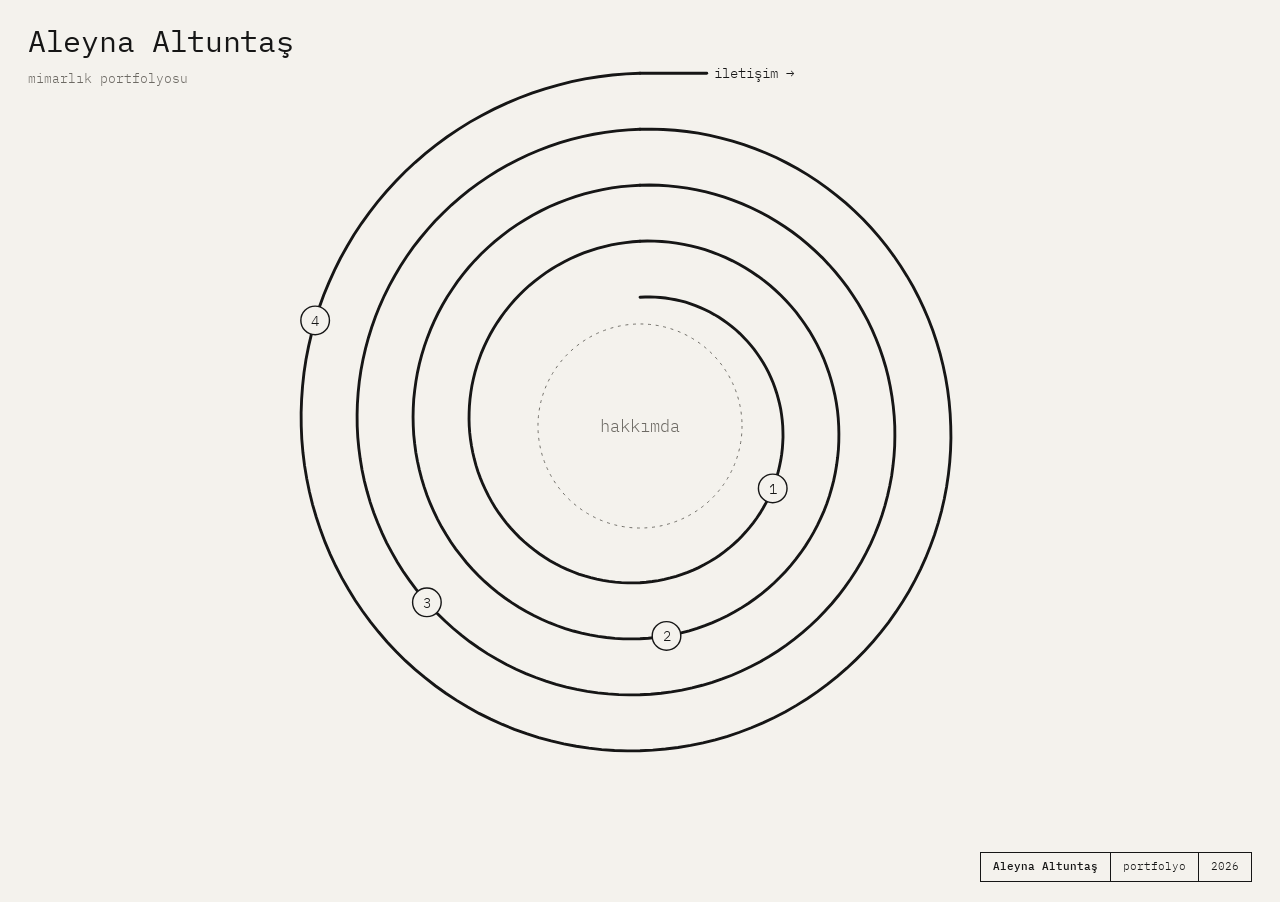
<file: index.html>
<!DOCTYPE html>
<html lang="tr">
<head>
  <meta charset="UTF-8">
  <meta name="viewport" content="width=device-width, initial-scale=1.0">
  <title>Aleyna Altuntaş · Portfolyo</title>
  <meta name="description" content="Aleyna Altuntaş mimarlık portfolyosu">
  <link rel="preconnect" href="https://fonts.googleapis.com">
  <link rel="preconnect" href="https://fonts.gstatic.com" crossorigin>
  <link href="https://fonts.googleapis.com/css2?family=IBM+Plex+Mono:wght@400;500&family=IBM+Plex+Sans:wght@300;400;500&display=swap" rel="stylesheet">
  <link rel="stylesheet" href="style.css">
</head>
<body class="home">

  <header class="home__head">
    <h1>Aleyna Altuntaş</h1>
    <p class="now now--0">mimarlık portfolyosu</p>
    <p class="now now--1"><span>+3.00 · tur 1</span>Sivil Mimarlık Örneği<em>Rölöve · Yerebatan, İstanbul</em></p>
    <p class="now now--2"><span>+6.00 · tur 2</span>Mimarlık Ofisi<em>Mekân Organizasyonu · Denizli</em></p>
    <p class="now now--3"><span>+9.00 · tur 3</span>Hamam Yanı Otel<em>Mimari Proje 2 · Küçükayasofya, İstanbul</em></p>
    <p class="now now--4"><span>+12.00 · tur 4</span>Kız Meslek Lisesi<em>Mimari Proje 3 · Denizli</em></p>
    <p class="now now--core">hakkımda · merkez</p>
    <p class="now now--exit">iletişim · çıkış</p>
  </header>

  <main class="stage">
    <svg class="spiral" viewBox="-430 -430 860 860" role="img" aria-labelledby="sp-t">
      <title id="sp-t">Spiral rampa. Her tur bir proje; merkezde hakkımda, dış uçta iletişim.</title>
      <defs><clipPath id="core-clip"><circle r="107"/></clipPath></defs>
      <a class="core" href="hakkimda.html" aria-label="Hakkımda">
        <circle class="core__ring" r="107"/>
        <image class="core__img" href="aleyna.jpg" x="-107" y="-107" width="214" height="214" preserveAspectRatio="xMidYMid slice" clip-path="url(#core-clip)"/>
        <g class="core__name">
          <text class="core__t" y="6">hakkımda</text>
        </g>
      </a>
      <a class="turn turn--1" href="rolove.html" aria-label="Tur 1: Sivil Mimarlık Örneği, Rölöve · Yerebatan, İstanbul">
        <path class="turn__hit" d="M0.0 -135.0 L5.3 -135.3 L10.6 -135.3 L16.0 -135.2 L21.3 -134.8 L26.7 -134.2 L32.0 -133.4 L37.3 -132.4 L42.6 -131.2 L47.9 -129.8 L53.1 -128.1 L58.2 -126.3 L63.3 -124.2 L68.3 -122.0 L73.2 -119.5 L78.1 -116.8 L82.8 -114.0 L87.4 -110.9 L92.0 -107.7 L96.4 -104.3 L100.7 -100.7 L104.8 -96.9 L108.8 -92.9 L112.7 -88.8 L116.3 -84.5 L119.9 -80.1 L123.2 -75.5 L126.4 -70.8 L129.4 -66.0 L132.3 -61.0 L134.9 -55.9 L137.3 -50.7 L139.6 -45.3 L141.6 -39.9 L143.4 -34.4 L145.0 -28.8 L146.4 -23.2 L147.6 -17.5 L148.5 -11.7 L149.2 -5.9 L149.7 0.0 L149.9 5.9 L150.0 11.8 L149.7 17.7 L149.3 23.6 L148.6 29.6 L147.7 35.5 L146.5 41.3 L145.2 47.2 L143.5 53.0 L141.7 58.7 L139.6 64.4 L137.3 70.0 L134.8 75.5 L132.0 80.9 L129.0 86.2 L125.9 91.4 L122.5 96.5 L118.8 101.5 L115.0 106.3 L111.0 111.0 L106.8 115.6 L102.5 120.0 L97.9 124.2 L93.2 128.2 L88.3 132.1 L83.2 135.8 L78.0 139.3 L72.6 142.5 L67.1 145.6 L61.5 148.5 L55.7 151.1 L49.9 153.5 L43.9 155.7 L37.9 157.7 L31.7 159.4 L25.5 160.9 L19.2 162.1 L12.8 163.1 L6.4 163.9 L0.0 164.4 L-6.5 164.6 L-13.0 164.6 L-19.4 164.3 L-25.9 163.8 L-32.4 163.0 L-38.9 162.0 L-45.3 160.7 L-51.7 159.1 L-58.0 157.3 L-64.3 155.3 L-70.5 152.9 L-76.6 150.4 L-82.6 147.6 L-88.6 144.5 L-94.4 141.3 L-100.1 137.7 L-105.6 134.0 L-111.0 130.0 L-116.3 125.8 L-121.4 121.4 L-126.4 116.8 L-131.1 112.0 L-135.7 107.0 L-140.1 101.8 L-144.3 96.4 L-148.3 90.9 L-152.1 85.2 L-155.6 79.3 L-158.9 73.3 L-162.0 67.1 L-164.9 60.8 L-167.5 54.4 L-169.9 47.9 L-172.0 41.3 L-173.8 34.6 L-175.4 27.8 L-176.7 20.9 L-177.8 14.0 L-178.6 7.0 L-179.1 0.0 L-179.3 -7.0 L-179.2 -14.1 L-178.9 -21.2 L-178.3 -28.2 L-177.4 -35.3 L-176.3 -42.3 L-174.8 -49.3 L-173.1 -56.2 L-171.1 -63.1 L-168.8 -69.9 L-166.3 -76.7 L-163.5 -83.3 L-160.4 -89.8 L-157.1 -96.2 L-153.5 -102.5 L-149.6 -108.7 L-145.5 -114.7 L-141.2 -120.6 L-136.6 -126.3 L-131.8 -131.8 L-126.8 -137.2 L-121.5 -142.3 L-116.1 -147.3 L-110.4 -152.0 L-104.6 -156.5 L-98.5 -160.8 L-92.3 -164.9 L-86.0 -168.7 L-79.4 -172.3 L-72.7 -175.6 L-65.9 -178.7 L-59.0 -181.5 L-51.9 -184.0 L-44.7 -186.3 L-37.4 -188.2 L-30.1 -189.9 L-22.6 -191.3 L-15.1 -192.4 L-7.6 -193.2 L-0.0 -193.8"/>
        <path class="turn__line" d="M0.0 -135.0 L5.3 -135.3 L10.6 -135.3 L16.0 -135.2 L21.3 -134.8 L26.7 -134.2 L32.0 -133.4 L37.3 -132.4 L42.6 -131.2 L47.9 -129.8 L53.1 -128.1 L58.2 -126.3 L63.3 -124.2 L68.3 -122.0 L73.2 -119.5 L78.1 -116.8 L82.8 -114.0 L87.4 -110.9 L92.0 -107.7 L96.4 -104.3 L100.7 -100.7 L104.8 -96.9 L108.8 -92.9 L112.7 -88.8 L116.3 -84.5 L119.9 -80.1 L123.2 -75.5 L126.4 -70.8 L129.4 -66.0 L132.3 -61.0 L134.9 -55.9 L137.3 -50.7 L139.6 -45.3 L141.6 -39.9 L143.4 -34.4 L145.0 -28.8 L146.4 -23.2 L147.6 -17.5 L148.5 -11.7 L149.2 -5.9 L149.7 0.0 L149.9 5.9 L150.0 11.8 L149.7 17.7 L149.3 23.6 L148.6 29.6 L147.7 35.5 L146.5 41.3 L145.2 47.2 L143.5 53.0 L141.7 58.7 L139.6 64.4 L137.3 70.0 L134.8 75.5 L132.0 80.9 L129.0 86.2 L125.9 91.4 L122.5 96.5 L118.8 101.5 L115.0 106.3 L111.0 111.0 L106.8 115.6 L102.5 120.0 L97.9 124.2 L93.2 128.2 L88.3 132.1 L83.2 135.8 L78.0 139.3 L72.6 142.5 L67.1 145.6 L61.5 148.5 L55.7 151.1 L49.9 153.5 L43.9 155.7 L37.9 157.7 L31.7 159.4 L25.5 160.9 L19.2 162.1 L12.8 163.1 L6.4 163.9 L0.0 164.4 L-6.5 164.6 L-13.0 164.6 L-19.4 164.3 L-25.9 163.8 L-32.4 163.0 L-38.9 162.0 L-45.3 160.7 L-51.7 159.1 L-58.0 157.3 L-64.3 155.3 L-70.5 152.9 L-76.6 150.4 L-82.6 147.6 L-88.6 144.5 L-94.4 141.3 L-100.1 137.7 L-105.6 134.0 L-111.0 130.0 L-116.3 125.8 L-121.4 121.4 L-126.4 116.8 L-131.1 112.0 L-135.7 107.0 L-140.1 101.8 L-144.3 96.4 L-148.3 90.9 L-152.1 85.2 L-155.6 79.3 L-158.9 73.3 L-162.0 67.1 L-164.9 60.8 L-167.5 54.4 L-169.9 47.9 L-172.0 41.3 L-173.8 34.6 L-175.4 27.8 L-176.7 20.9 L-177.8 14.0 L-178.6 7.0 L-179.1 0.0 L-179.3 -7.0 L-179.2 -14.1 L-178.9 -21.2 L-178.3 -28.2 L-177.4 -35.3 L-176.3 -42.3 L-174.8 -49.3 L-173.1 -56.2 L-171.1 -63.1 L-168.8 -69.9 L-166.3 -76.7 L-163.5 -83.3 L-160.4 -89.8 L-157.1 -96.2 L-153.5 -102.5 L-149.6 -108.7 L-145.5 -114.7 L-141.2 -120.6 L-136.6 -126.3 L-131.8 -131.8 L-126.8 -137.2 L-121.5 -142.3 L-116.1 -147.3 L-110.4 -152.0 L-104.6 -156.5 L-98.5 -160.8 L-92.3 -164.9 L-86.0 -168.7 L-79.4 -172.3 L-72.7 -175.6 L-65.9 -178.7 L-59.0 -181.5 L-51.9 -184.0 L-44.7 -186.3 L-37.4 -188.2 L-30.1 -189.9 L-22.6 -191.3 L-15.1 -192.4 L-7.6 -193.2 L-0.0 -193.8" pathLength="1"/>
        <circle class="turn__dot" cx="139.2" cy="65.5" r="15"/>
        <text class="turn__num" x="139.2" y="71.0">1</text>
        <image class="turn__img" href="rolove-1.jpg" x="-107" y="-107" width="214" height="214" preserveAspectRatio="xMidYMid slice" clip-path="url(#core-clip)"/>
      </a>
      <a class="turn turn--2" href="ofis.html" aria-label="Tur 2: Mimarlık Ofisi, Mekân Organizasyonu · Denizli">
        <path class="turn__hit" d="M-0.0 -193.8 L7.6 -194.0 L15.3 -193.9 L22.9 -193.5 L30.5 -192.8 L38.2 -191.8 L45.7 -190.5 L53.3 -188.9 L60.8 -187.1 L68.2 -184.9 L75.6 -182.4 L82.8 -179.6 L90.0 -176.6 L97.0 -173.2 L103.9 -169.6 L110.7 -165.7 L117.3 -161.5 L123.8 -157.1 L130.1 -152.4 L136.3 -147.4 L142.2 -142.2 L147.9 -136.8 L153.5 -131.1 L158.8 -125.2 L163.9 -119.1 L168.7 -112.7 L173.3 -106.2 L177.7 -99.5 L181.8 -92.6 L185.6 -85.6 L189.2 -78.4 L192.5 -71.0 L195.4 -63.5 L198.1 -55.9 L200.5 -48.1 L202.6 -40.3 L204.4 -32.4 L205.9 -24.4 L207.1 -16.3 L207.9 -8.2 L208.4 -0.0 L208.6 8.2 L208.5 16.4 L208.1 24.6 L207.3 32.8 L206.2 41.0 L204.8 49.2 L203.1 57.3 L201.0 65.3 L198.7 73.3 L196.0 81.2 L193.0 89.0 L189.6 96.6 L186.0 104.2 L182.1 111.6 L177.9 118.9 L173.4 126.0 L168.6 132.9 L163.5 139.7 L158.2 146.2 L152.6 152.6 L146.7 158.7 L140.6 164.6 L134.3 170.3 L127.7 175.8 L120.9 180.9 L113.9 185.9 L106.7 190.5 L99.3 194.9 L91.7 199.0 L84.0 202.7 L76.1 206.2 L68.0 209.4 L59.9 212.3 L51.6 214.8 L43.2 217.0 L34.7 218.9 L26.1 220.5 L17.4 221.7 L8.7 222.6 L0.0 223.1 L-8.8 223.3 L-17.6 223.2 L-26.4 222.7 L-35.1 221.8 L-43.9 220.6 L-52.6 219.1 L-61.3 217.2 L-69.9 215.0 L-78.4 212.4 L-86.8 209.5 L-95.1 206.3 L-103.3 202.7 L-111.4 198.8 L-119.3 194.6 L-127.0 190.1 L-134.6 185.3 L-142.0 180.1 L-149.2 174.7 L-156.2 169.0 L-163.0 163.0 L-169.5 156.7 L-175.8 150.2 L-181.9 143.4 L-187.6 136.3 L-193.2 129.1 L-198.4 121.6 L-203.3 113.9 L-208.0 106.0 L-212.3 97.9 L-216.3 89.6 L-220.0 81.2 L-223.4 72.6 L-226.4 63.9 L-229.1 55.0 L-231.4 46.0 L-233.4 37.0 L-235.1 27.8 L-236.3 18.6 L-237.3 9.3 L-237.8 0.0 L-238.0 -9.4 L-237.8 -18.7 L-237.3 -28.1 L-236.3 -37.4 L-235.0 -46.8 L-233.4 -56.0 L-231.4 -65.2 L-229.0 -74.4 L-226.2 -83.5 L-223.1 -92.4 L-219.6 -101.3 L-215.8 -110.0 L-211.7 -118.5 L-207.2 -126.9 L-202.3 -135.2 L-197.1 -143.2 L-191.7 -151.1 L-185.9 -158.7 L-179.8 -166.2 L-173.4 -173.4 L-166.7 -180.3 L-159.7 -187.0 L-152.5 -193.4 L-145.0 -199.5 L-137.2 -205.4 L-129.2 -210.9 L-121.0 -216.1 L-112.6 -221.1 L-104.0 -225.6 L-95.2 -229.9 L-86.3 -233.8 L-77.1 -237.3 L-67.8 -240.5 L-58.4 -243.4 L-48.9 -245.8 L-39.3 -247.9 L-29.5 -249.7 L-19.8 -251.0 L-9.9 -251.9 L-0.0 -252.5"/>
        <path class="turn__line" d="M-0.0 -193.8 L7.6 -194.0 L15.3 -193.9 L22.9 -193.5 L30.5 -192.8 L38.2 -191.8 L45.7 -190.5 L53.3 -188.9 L60.8 -187.1 L68.2 -184.9 L75.6 -182.4 L82.8 -179.6 L90.0 -176.6 L97.0 -173.2 L103.9 -169.6 L110.7 -165.7 L117.3 -161.5 L123.8 -157.1 L130.1 -152.4 L136.3 -147.4 L142.2 -142.2 L147.9 -136.8 L153.5 -131.1 L158.8 -125.2 L163.9 -119.1 L168.7 -112.7 L173.3 -106.2 L177.7 -99.5 L181.8 -92.6 L185.6 -85.6 L189.2 -78.4 L192.5 -71.0 L195.4 -63.5 L198.1 -55.9 L200.5 -48.1 L202.6 -40.3 L204.4 -32.4 L205.9 -24.4 L207.1 -16.3 L207.9 -8.2 L208.4 -0.0 L208.6 8.2 L208.5 16.4 L208.1 24.6 L207.3 32.8 L206.2 41.0 L204.8 49.2 L203.1 57.3 L201.0 65.3 L198.7 73.3 L196.0 81.2 L193.0 89.0 L189.6 96.6 L186.0 104.2 L182.1 111.6 L177.9 118.9 L173.4 126.0 L168.6 132.9 L163.5 139.7 L158.2 146.2 L152.6 152.6 L146.7 158.7 L140.6 164.6 L134.3 170.3 L127.7 175.8 L120.9 180.9 L113.9 185.9 L106.7 190.5 L99.3 194.9 L91.7 199.0 L84.0 202.7 L76.1 206.2 L68.0 209.4 L59.9 212.3 L51.6 214.8 L43.2 217.0 L34.7 218.9 L26.1 220.5 L17.4 221.7 L8.7 222.6 L0.0 223.1 L-8.8 223.3 L-17.6 223.2 L-26.4 222.7 L-35.1 221.8 L-43.9 220.6 L-52.6 219.1 L-61.3 217.2 L-69.9 215.0 L-78.4 212.4 L-86.8 209.5 L-95.1 206.3 L-103.3 202.7 L-111.4 198.8 L-119.3 194.6 L-127.0 190.1 L-134.6 185.3 L-142.0 180.1 L-149.2 174.7 L-156.2 169.0 L-163.0 163.0 L-169.5 156.7 L-175.8 150.2 L-181.9 143.4 L-187.6 136.3 L-193.2 129.1 L-198.4 121.6 L-203.3 113.9 L-208.0 106.0 L-212.3 97.9 L-216.3 89.6 L-220.0 81.2 L-223.4 72.6 L-226.4 63.9 L-229.1 55.0 L-231.4 46.0 L-233.4 37.0 L-235.1 27.8 L-236.3 18.6 L-237.3 9.3 L-237.8 0.0 L-238.0 -9.4 L-237.8 -18.7 L-237.3 -28.1 L-236.3 -37.4 L-235.0 -46.8 L-233.4 -56.0 L-231.4 -65.2 L-229.0 -74.4 L-226.2 -83.5 L-223.1 -92.4 L-219.6 -101.3 L-215.8 -110.0 L-211.7 -118.5 L-207.2 -126.9 L-202.3 -135.2 L-197.1 -143.2 L-191.7 -151.1 L-185.9 -158.7 L-179.8 -166.2 L-173.4 -173.4 L-166.7 -180.3 L-159.7 -187.0 L-152.5 -193.4 L-145.0 -199.5 L-137.2 -205.4 L-129.2 -210.9 L-121.0 -216.1 L-112.6 -221.1 L-104.0 -225.6 L-95.2 -229.9 L-86.3 -233.8 L-77.1 -237.3 L-67.8 -240.5 L-58.4 -243.4 L-48.9 -245.8 L-39.3 -247.9 L-29.5 -249.7 L-19.8 -251.0 L-9.9 -251.9 L-0.0 -252.5" pathLength="1"/>
        <circle class="turn__dot" cx="27.8" cy="220.2" r="15"/>
        <text class="turn__num" x="27.8" y="225.7">2</text>
        <image class="turn__img" href="ofis-1.jpg" x="-107" y="-107" width="214" height="214" preserveAspectRatio="xMidYMid slice" clip-path="url(#core-clip)"/>
      </a>
      <a class="turn turn--3" href="otel.html" aria-label="Tur 3: Hamam Yanı Otel, Mimari Proje 2 · Küçükayasofya, İstanbul">
        <path class="turn__hit" d="M-0.0 -252.5 L9.9 -252.7 L19.9 -252.5 L29.8 -251.8 L39.7 -250.8 L49.6 -249.4 L59.5 -247.7 L69.2 -245.5 L78.9 -242.9 L88.5 -240.0 L98.0 -236.7 L107.4 -233.0 L116.6 -228.9 L125.7 -224.5 L134.6 -219.7 L143.3 -214.5 L151.9 -209.0 L160.2 -203.2 L168.3 -197.0 L176.1 -190.5 L183.7 -183.7 L191.1 -176.6 L198.1 -169.2 L204.9 -161.5 L211.4 -153.6 L217.6 -145.4 L223.4 -136.9 L229.0 -128.2 L234.1 -119.3 L239.0 -110.2 L243.5 -100.8 L247.6 -91.3 L251.3 -81.7 L254.7 -71.8 L257.7 -61.9 L260.3 -51.8 L262.4 -41.6 L264.2 -31.3 L265.6 -20.9 L266.6 -10.5 L267.2 -0.0 L267.3 10.5 L267.1 21.0 L266.4 31.5 L265.3 42.0 L263.9 52.5 L261.9 62.9 L259.6 73.2 L256.9 83.5 L253.8 93.6 L250.2 103.7 L246.3 113.6 L242.0 123.3 L237.3 132.9 L232.2 142.3 L226.7 151.5 L220.9 160.5 L214.7 169.3 L208.2 177.8 L201.3 186.1 L194.1 194.1 L186.6 201.9 L178.8 209.3 L170.6 216.5 L162.2 223.3 L153.5 229.8 L144.6 236.0 L135.4 241.8 L126.0 247.2 L116.3 252.3 L106.5 257.0 L96.4 261.4 L86.2 265.3 L75.8 268.8 L65.3 271.9 L54.6 274.7 L43.9 277.0 L33.0 278.8 L22.1 280.3 L11.1 281.3 L0.0 281.9 L-11.1 282.0 L-22.2 281.7 L-33.3 281.0 L-44.3 279.9 L-55.3 278.3 L-66.3 276.2 L-77.2 273.8 L-88.0 270.9 L-98.7 267.6 L-109.3 263.8 L-119.7 259.7 L-130.0 255.1 L-140.1 250.1 L-150.0 244.7 L-159.7 239.0 L-169.1 232.8 L-178.4 226.3 L-187.4 219.4 L-196.1 212.1 L-204.5 204.5 L-212.6 196.6 L-220.5 188.3 L-228.0 179.7 L-235.2 170.9 L-242.0 161.7 L-248.5 152.3 L-254.6 142.6 L-260.3 132.6 L-265.7 122.5 L-270.6 112.1 L-275.1 101.5 L-279.3 90.7 L-283.0 79.8 L-286.2 68.7 L-289.1 57.5 L-291.5 46.2 L-293.4 34.7 L-294.9 23.2 L-296.0 11.6 L-296.6 0.0 L-296.7 -11.7 L-296.4 -23.3 L-295.6 -35.0 L-294.4 -46.6 L-292.7 -58.2 L-290.5 -69.7 L-287.9 -81.2 L-284.8 -92.6 L-281.3 -103.8 L-277.4 -114.9 L-273.0 -125.8 L-268.2 -136.6 L-262.9 -147.2 L-257.2 -157.6 L-251.2 -167.8 L-244.7 -177.8 L-237.8 -187.5 L-230.5 -196.9 L-222.9 -206.0 L-214.9 -214.9 L-206.5 -223.4 L-197.8 -231.7 L-188.8 -239.5 L-179.5 -247.1 L-169.9 -254.2 L-159.9 -261.0 L-149.8 -267.4 L-139.3 -273.4 L-128.6 -279.0 L-117.7 -284.2 L-106.6 -288.9 L-95.3 -293.2 L-83.8 -297.1 L-72.1 -300.5 L-60.4 -303.5 L-48.5 -306.0 L-36.5 -308.0 L-24.4 -309.6 L-12.2 -310.6 L-0.0 -311.2"/>
        <path class="turn__line" d="M-0.0 -252.5 L9.9 -252.7 L19.9 -252.5 L29.8 -251.8 L39.7 -250.8 L49.6 -249.4 L59.5 -247.7 L69.2 -245.5 L78.9 -242.9 L88.5 -240.0 L98.0 -236.7 L107.4 -233.0 L116.6 -228.9 L125.7 -224.5 L134.6 -219.7 L143.3 -214.5 L151.9 -209.0 L160.2 -203.2 L168.3 -197.0 L176.1 -190.5 L183.7 -183.7 L191.1 -176.6 L198.1 -169.2 L204.9 -161.5 L211.4 -153.6 L217.6 -145.4 L223.4 -136.9 L229.0 -128.2 L234.1 -119.3 L239.0 -110.2 L243.5 -100.8 L247.6 -91.3 L251.3 -81.7 L254.7 -71.8 L257.7 -61.9 L260.3 -51.8 L262.4 -41.6 L264.2 -31.3 L265.6 -20.9 L266.6 -10.5 L267.2 -0.0 L267.3 10.5 L267.1 21.0 L266.4 31.5 L265.3 42.0 L263.9 52.5 L261.9 62.9 L259.6 73.2 L256.9 83.5 L253.8 93.6 L250.2 103.7 L246.3 113.6 L242.0 123.3 L237.3 132.9 L232.2 142.3 L226.7 151.5 L220.9 160.5 L214.7 169.3 L208.2 177.8 L201.3 186.1 L194.1 194.1 L186.6 201.9 L178.8 209.3 L170.6 216.5 L162.2 223.3 L153.5 229.8 L144.6 236.0 L135.4 241.8 L126.0 247.2 L116.3 252.3 L106.5 257.0 L96.4 261.4 L86.2 265.3 L75.8 268.8 L65.3 271.9 L54.6 274.7 L43.9 277.0 L33.0 278.8 L22.1 280.3 L11.1 281.3 L0.0 281.9 L-11.1 282.0 L-22.2 281.7 L-33.3 281.0 L-44.3 279.9 L-55.3 278.3 L-66.3 276.2 L-77.2 273.8 L-88.0 270.9 L-98.7 267.6 L-109.3 263.8 L-119.7 259.7 L-130.0 255.1 L-140.1 250.1 L-150.0 244.7 L-159.7 239.0 L-169.1 232.8 L-178.4 226.3 L-187.4 219.4 L-196.1 212.1 L-204.5 204.5 L-212.6 196.6 L-220.5 188.3 L-228.0 179.7 L-235.2 170.9 L-242.0 161.7 L-248.5 152.3 L-254.6 142.6 L-260.3 132.6 L-265.7 122.5 L-270.6 112.1 L-275.1 101.5 L-279.3 90.7 L-283.0 79.8 L-286.2 68.7 L-289.1 57.5 L-291.5 46.2 L-293.4 34.7 L-294.9 23.2 L-296.0 11.6 L-296.6 0.0 L-296.7 -11.7 L-296.4 -23.3 L-295.6 -35.0 L-294.4 -46.6 L-292.7 -58.2 L-290.5 -69.7 L-287.9 -81.2 L-284.8 -92.6 L-281.3 -103.8 L-277.4 -114.9 L-273.0 -125.8 L-268.2 -136.6 L-262.9 -147.2 L-257.2 -157.6 L-251.2 -167.8 L-244.7 -177.8 L-237.8 -187.5 L-230.5 -196.9 L-222.9 -206.0 L-214.9 -214.9 L-206.5 -223.4 L-197.8 -231.7 L-188.8 -239.5 L-179.5 -247.1 L-169.9 -254.2 L-159.9 -261.0 L-149.8 -267.4 L-139.3 -273.4 L-128.6 -279.0 L-117.7 -284.2 L-106.6 -288.9 L-95.3 -293.2 L-83.8 -297.1 L-72.1 -300.5 L-60.4 -303.5 L-48.5 -306.0 L-36.5 -308.0 L-24.4 -309.6 L-12.2 -310.6 L-0.0 -311.2" pathLength="1"/>
        <circle class="turn__dot" cx="-223.5" cy="184.9" r="15"/>
        <text class="turn__num" x="-223.5" y="190.4">3</text>
        <image class="turn__img" href="otel-1.jpg" x="-107" y="-107" width="214" height="214" preserveAspectRatio="xMidYMid slice" clip-path="url(#core-clip)"/>
      </a>
      <a class="turn turn--4" href="okul.html" aria-label="Tur 4: Kız Meslek Lisesi, Mimari Proje 3 · Denizli">
        <path class="turn__hit" d="M-0.0 -311.2 L12.2 -311.4 L24.5 -311.0 L36.7 -310.2 L48.9 -308.9 L61.1 -307.1 L73.2 -304.8 L85.2 -302.0 L97.1 -298.8 L108.9 -295.1 L120.5 -290.9 L132.0 -286.3 L143.3 -281.3 L154.4 -275.7 L165.3 -269.8 L176.0 -263.4 L186.4 -256.6 L196.6 -249.3 L206.4 -241.7 L216.0 -233.7 L225.3 -225.3 L234.2 -216.5 L242.8 -207.4 L251.1 -197.9 L258.9 -188.1 L266.4 -178.0 L273.5 -167.6 L280.2 -156.9 L286.5 -146.0 L292.3 -134.8 L297.7 -123.3 L302.7 -111.7 L307.2 -99.8 L311.2 -87.8 L314.8 -75.6 L317.9 -63.2 L320.5 -50.8 L322.6 -38.2 L324.2 -25.5 L325.3 -12.8 L325.9 -0.0 L326.1 12.8 L325.7 25.6 L324.8 38.4 L323.4 51.2 L321.5 63.9 L319.1 76.6 L316.2 89.2 L312.8 101.6 L308.9 114.0 L304.5 126.1 L299.7 138.1 L294.3 150.0 L288.5 161.6 L282.3 173.0 L275.6 184.1 L268.4 195.0 L260.9 205.7 L252.9 216.0 L244.5 226.0 L235.7 235.7 L226.5 245.0 L216.9 254.0 L207.0 262.6 L196.8 270.8 L186.2 278.6 L175.3 286.0 L164.1 293.0 L152.6 299.6 L140.9 305.7 L128.9 311.3 L116.8 316.5 L104.4 321.2 L91.8 325.4 L79.0 329.1 L66.1 332.3 L53.1 335.0 L39.9 337.2 L26.7 338.8 L13.4 340.0 L-0.0 340.6 L-13.4 340.7 L-26.8 340.3 L-40.2 339.4 L-53.5 337.9 L-66.8 335.9 L-80.0 333.4 L-93.2 330.3 L-106.2 326.7 L-119.0 322.7 L-131.8 318.1 L-144.3 313.0 L-156.6 307.4 L-168.8 301.4 L-180.7 294.8 L-192.3 287.8 L-203.7 280.3 L-214.7 272.4 L-225.5 264.0 L-236.0 255.3 L-246.1 246.1 L-255.8 236.5 L-265.2 226.5 L-274.1 216.1 L-282.7 205.4 L-290.9 194.3 L-298.6 183.0 L-305.8 171.3 L-312.7 159.3 L-319.0 147.1 L-324.9 134.6 L-330.3 121.8 L-335.1 108.9 L-339.5 95.7 L-343.4 82.4 L-346.7 69.0 L-349.5 55.4 L-351.8 41.6 L-353.5 27.8 L-354.7 13.9 L-355.3 0.0 L-355.4 -14.0 L-354.9 -27.9 L-353.9 -41.9 L-352.4 -55.8 L-350.3 -69.7 L-347.6 -83.5 L-344.4 -97.1 L-340.7 -110.7 L-336.5 -124.1 L-331.7 -137.4 L-326.3 -150.4 L-320.5 -163.3 L-314.2 -175.9 L-307.3 -188.3 L-300.0 -200.5 L-292.2 -212.3 L-283.9 -223.8 L-275.2 -235.0 L-266.0 -245.9 L-256.4 -256.4 L-246.4 -266.6 L-236.0 -276.3 L-225.2 -285.7 L-214.0 -294.6 L-202.5 -303.1 L-190.6 -311.1 L-178.5 -318.7 L-166.0 -325.7 L-153.2 -332.3 L-140.2 -338.4 L-126.9 -344.0 L-113.4 -349.1 L-99.7 -353.6 L-85.9 -357.6 L-71.8 -361.1 L-57.7 -364.0 L-43.4 -366.3 L-29.0 -368.1 L-14.5 -369.3 L-0.0 -370.0"/>
        <path class="turn__line" d="M-0.0 -311.2 L12.2 -311.4 L24.5 -311.0 L36.7 -310.2 L48.9 -308.9 L61.1 -307.1 L73.2 -304.8 L85.2 -302.0 L97.1 -298.8 L108.9 -295.1 L120.5 -290.9 L132.0 -286.3 L143.3 -281.3 L154.4 -275.7 L165.3 -269.8 L176.0 -263.4 L186.4 -256.6 L196.6 -249.3 L206.4 -241.7 L216.0 -233.7 L225.3 -225.3 L234.2 -216.5 L242.8 -207.4 L251.1 -197.9 L258.9 -188.1 L266.4 -178.0 L273.5 -167.6 L280.2 -156.9 L286.5 -146.0 L292.3 -134.8 L297.7 -123.3 L302.7 -111.7 L307.2 -99.8 L311.2 -87.8 L314.8 -75.6 L317.9 -63.2 L320.5 -50.8 L322.6 -38.2 L324.2 -25.5 L325.3 -12.8 L325.9 -0.0 L326.1 12.8 L325.7 25.6 L324.8 38.4 L323.4 51.2 L321.5 63.9 L319.1 76.6 L316.2 89.2 L312.8 101.6 L308.9 114.0 L304.5 126.1 L299.7 138.1 L294.3 150.0 L288.5 161.6 L282.3 173.0 L275.6 184.1 L268.4 195.0 L260.9 205.7 L252.9 216.0 L244.5 226.0 L235.7 235.7 L226.5 245.0 L216.9 254.0 L207.0 262.6 L196.8 270.8 L186.2 278.6 L175.3 286.0 L164.1 293.0 L152.6 299.6 L140.9 305.7 L128.9 311.3 L116.8 316.5 L104.4 321.2 L91.8 325.4 L79.0 329.1 L66.1 332.3 L53.1 335.0 L39.9 337.2 L26.7 338.8 L13.4 340.0 L-0.0 340.6 L-13.4 340.7 L-26.8 340.3 L-40.2 339.4 L-53.5 337.9 L-66.8 335.9 L-80.0 333.4 L-93.2 330.3 L-106.2 326.7 L-119.0 322.7 L-131.8 318.1 L-144.3 313.0 L-156.6 307.4 L-168.8 301.4 L-180.7 294.8 L-192.3 287.8 L-203.7 280.3 L-214.7 272.4 L-225.5 264.0 L-236.0 255.3 L-246.1 246.1 L-255.8 236.5 L-265.2 226.5 L-274.1 216.1 L-282.7 205.4 L-290.9 194.3 L-298.6 183.0 L-305.8 171.3 L-312.7 159.3 L-319.0 147.1 L-324.9 134.6 L-330.3 121.8 L-335.1 108.9 L-339.5 95.7 L-343.4 82.4 L-346.7 69.0 L-349.5 55.4 L-351.8 41.6 L-353.5 27.8 L-354.7 13.9 L-355.3 0.0 L-355.4 -14.0 L-354.9 -27.9 L-353.9 -41.9 L-352.4 -55.8 L-350.3 -69.7 L-347.6 -83.5 L-344.4 -97.1 L-340.7 -110.7 L-336.5 -124.1 L-331.7 -137.4 L-326.3 -150.4 L-320.5 -163.3 L-314.2 -175.9 L-307.3 -188.3 L-300.0 -200.5 L-292.2 -212.3 L-283.9 -223.8 L-275.2 -235.0 L-266.0 -245.9 L-256.4 -256.4 L-246.4 -266.6 L-236.0 -276.3 L-225.2 -285.7 L-214.0 -294.6 L-202.5 -303.1 L-190.6 -311.1 L-178.5 -318.7 L-166.0 -325.7 L-153.2 -332.3 L-140.2 -338.4 L-126.9 -344.0 L-113.4 -349.1 L-99.7 -353.6 L-85.9 -357.6 L-71.8 -361.1 L-57.7 -364.0 L-43.4 -366.3 L-29.0 -368.1 L-14.5 -369.3 L-0.0 -370.0" pathLength="1"/>
        <circle class="turn__dot" cx="-340.7" cy="-110.7" r="15"/>
        <text class="turn__num" x="-340.7" y="-105.2">4</text>
        <image class="turn__img" href="okul-1.jpg" x="-107" y="-107" width="214" height="214" preserveAspectRatio="xMidYMid slice" clip-path="url(#core-clip)"/>
      </a>
      <a class="exit" href="iletisim.html" aria-label="İletişim">
        <line class="exit__line" x1="-0.0" y1="-370.0" x2="70.0" y2="-370.0"/>
        <text class="exit__t" x="78.0" y="-365.0">iletişim →</text>
      </a>
    </svg>
  </main>

  <nav class="key" aria-label="Projeler">
    <ol>
        <li><a href="okul.html"><span class="key__n">4</span><span><strong>Kız Meslek Lisesi</strong><em>Mimari Proje 3 · Denizli</em></span></a></li>
        <li><a href="otel.html"><span class="key__n">3</span><span><strong>Hamam Yanı Otel</strong><em>Mimari Proje 2 · Küçükayasofya, İstanbul</em></span></a></li>
        <li><a href="ofis.html"><span class="key__n">2</span><span><strong>Mimarlık Ofisi</strong><em>Mekân Organizasyonu · Denizli</em></span></a></li>
        <li><a href="rolove.html"><span class="key__n">1</span><span><strong>Sivil Mimarlık Örneği</strong><em>Rölöve · Yerebatan, İstanbul</em></span></a></li>
        <li><a href="hakkimda.html"><span class="key__n">·</span><span><strong>Hakkımda</strong><em>merkez</em></span></a></li>
        <li><a href="iletisim.html"><span class="key__n">→</span><span><strong>İletişim</strong><em>çıkış</em></span></a></li>
    </ol>
  </nav>

  <footer class="antet">
    <span>Aleyna Altuntaş</span><span>portfolyo</span><span>2026</span>
  </footer>

</body>
</html>
</file>
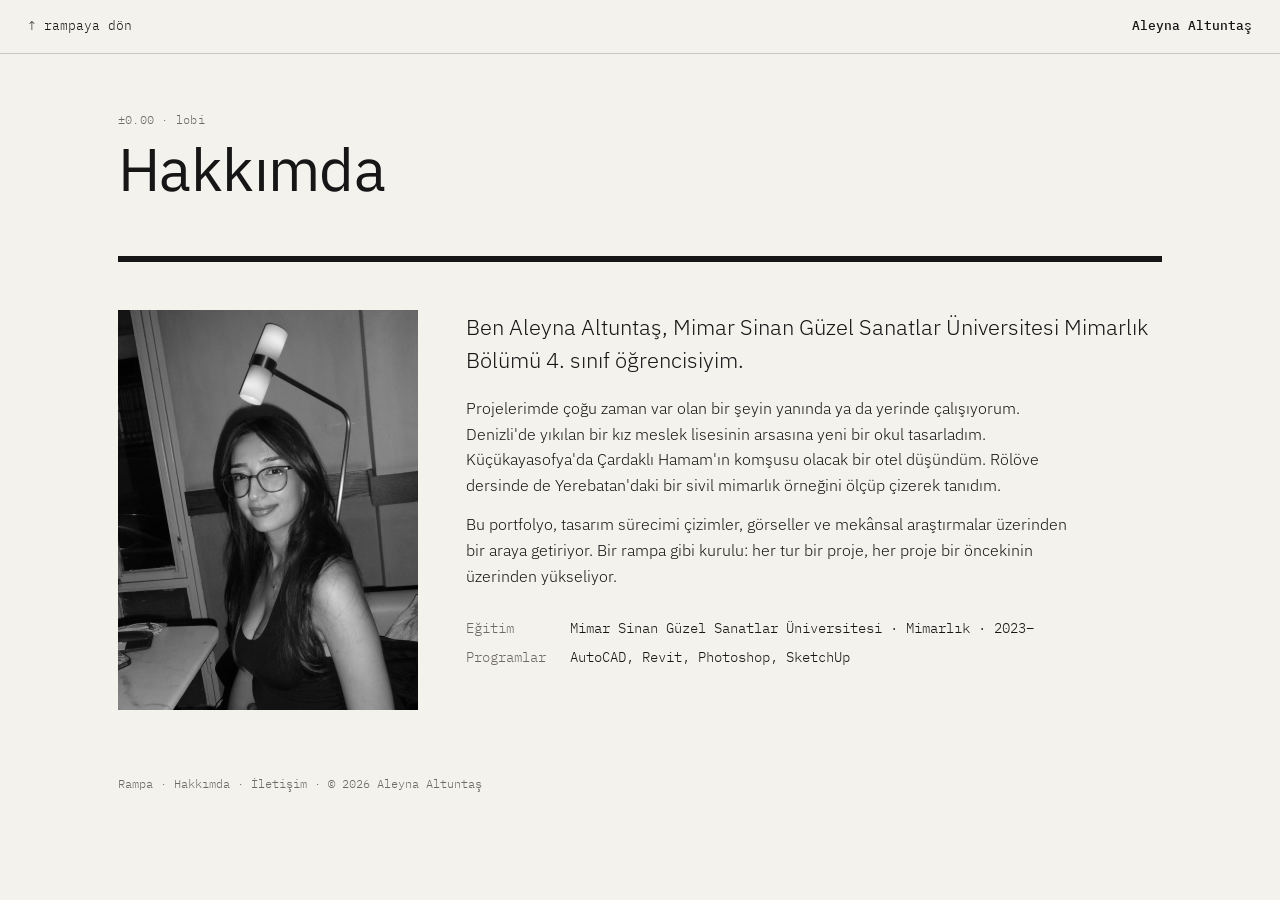
<file: hakkimda.html>
<!DOCTYPE html>
<html lang="tr">
<head>
  <meta charset="UTF-8">
  <meta name="viewport" content="width=device-width, initial-scale=1.0">
  <title>Hakkımda · Aleyna Altuntaş</title>
  <meta name="description" content="Aleyna Altuntaş · Hakkımda">
  <link rel="preconnect" href="https://fonts.googleapis.com">
  <link rel="preconnect" href="https://fonts.gstatic.com" crossorigin>
  <link href="https://fonts.googleapis.com/css2?family=IBM+Plex+Mono:wght@400;500&family=IBM+Plex+Sans:wght@300;400;500&display=swap" rel="stylesheet">
  <link rel="stylesheet" href="style.css">
</head>
<body>

  <header class="topbar">
    <a class="back" href="index.html">↑ rampaya dön</a>
    <a class="topbar__name" href="index.html">Aleyna Altuntaş</a>
  </header>

  <main class="project">
    <div class="project__head project__head--solo">
      <div>
        <p class="kot">±0.00 · lobi</p>
        <h1>Hakkımda</h1>
      </div>
    </div>

    <section class="about">
      <img class="about__img" src="aleyna.jpg" alt="Aleyna Altuntaş portresi">
      <div>
        <p class="lead">Ben Aleyna Altuntaş, Mimar Sinan Güzel Sanatlar Üniversitesi Mimarlık Bölümü 4. sınıf öğrencisiyim.</p>
        <p>Projelerimde çoğu zaman var olan bir şeyin yanında ya da yerinde çalışıyorum. Denizli'de yıkılan bir kız meslek lisesinin arsasına yeni bir okul tasarladım. Küçükayasofya'da Çardaklı Hamam'ın komşusu olacak bir otel düşündüm. Rölöve dersinde de Yerebatan'daki bir sivil mimarlık örneğini ölçüp çizerek tanıdım.</p>
        <p>Bu portfolyo, tasarım sürecimi çizimler, görseller ve mekânsal araştırmalar üzerinden bir araya getiriyor. Bir rampa gibi kurulu: her tur bir proje, her proje bir öncekinin üzerinden yükseliyor.</p>
        <dl class="meta meta--wide">
          <dt>Eğitim</dt><dd>Mimar Sinan Güzel Sanatlar Üniversitesi · Mimarlık · 2023–</dd>
          <dt>Programlar</dt><dd>AutoCAD, Revit, Photoshop, SketchUp</dd>
        </dl>
      </div>
    </section>
  </main>

  <footer class="foot">
    <a href="index.html">Rampa</a> · <a href="hakkimda.html">Hakkımda</a> · <a href="iletisim.html">İletişim</a> · © 2026 Aleyna Altuntaş
  </footer>

</body>
</html>
</file>
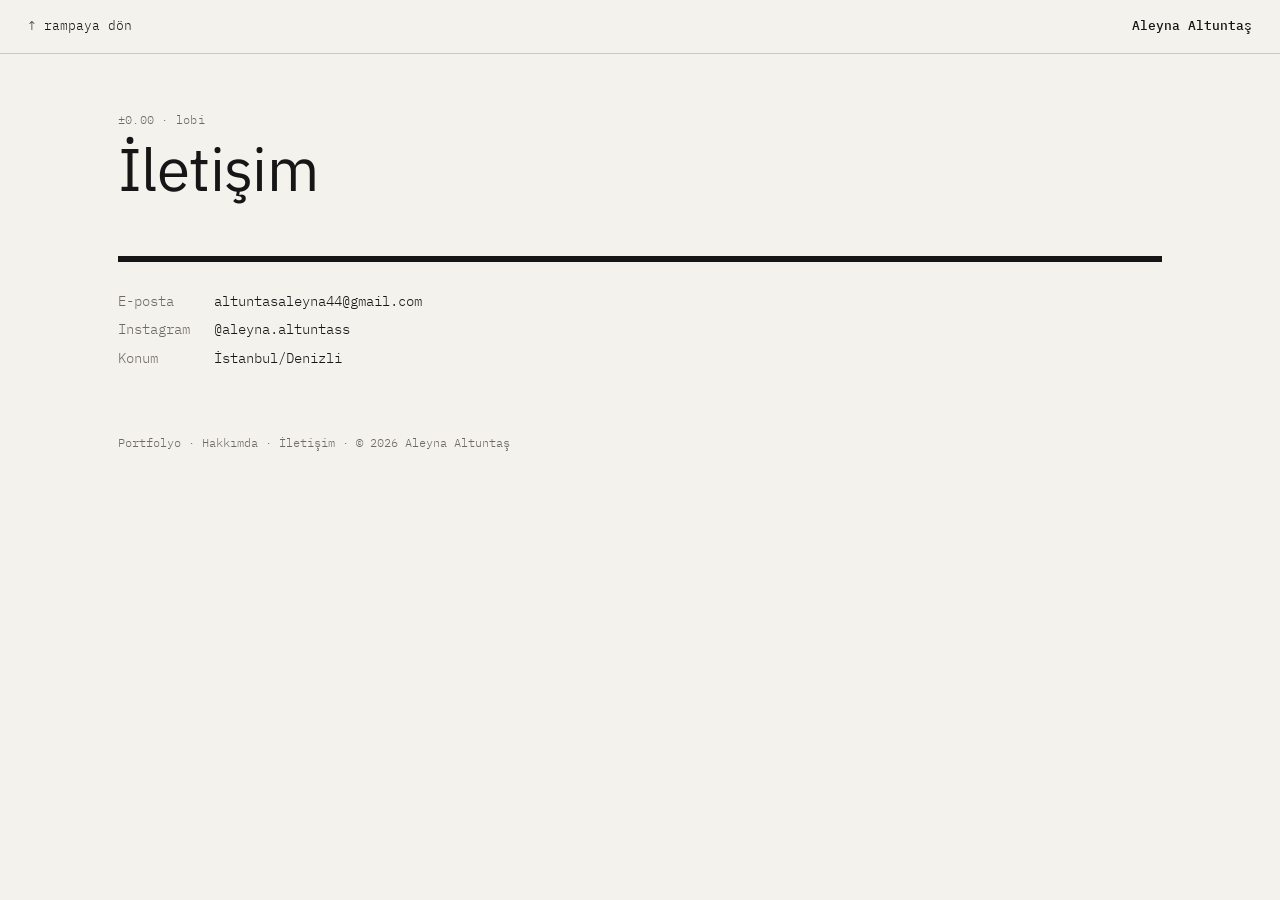
<file: iletisim.html>
<!DOCTYPE html>
<html lang="tr">
<head>
  <meta charset="UTF-8">
  <meta name="viewport" content="width=device-width, initial-scale=1.0">
  <title>İletişim · Aleyna Altuntaş</title>
  <meta name="description" content="Aleyna Altuntaş · İletişim">
  <link rel="preconnect" href="https://fonts.googleapis.com">
  <link rel="preconnect" href="https://fonts.gstatic.com" crossorigin>
  <link href="https://fonts.googleapis.com/css2?family=IBM+Plex+Mono:wght@400;500&family=IBM+Plex+Sans:wght@300;400;500&display=swap" rel="stylesheet">
  <link rel="stylesheet" href="style.css">
</head>
<body>

  <header class="topbar">
    <a class="back" href="index.html">↑ rampaya dön</a>
    <a class="topbar__name" href="index.html">Aleyna Altuntaş</a>
  </header>

  <main class="project">
    <div class="project__head project__head--solo">
      <div>
        <p class="kot">±0.00 · lobi</p>
        <h1>İletişim</h1>
      </div>
    </div>

    <section class="contact">
     
      <dl class="meta meta--wide">
        <dt>E-posta</dt><dd><a href="mailto:altuntasaleyna44@gmail.com">altuntasaleyna44@gmail.com</a></dd>
        <dt>Instagram</dt><dd><a href="https://www.instagram.com/aleyna.altuntass/" target="_blank" rel="noopener">@aleyna.altuntass</a></dd>
        <dt>Konum</dt><dd><span>İstanbul/Denizli</span></dd>
      </dl>
    </section>
  </main>

  <footer class="foot">
    <a href="index.html">Portfolyo</a> · <a href="hakkimda.html">Hakkımda</a> · <a href="iletisim.html">İletişim</a> · © 2026 Aleyna Altuntaş
  </footer>

</body>
</html>
</file>
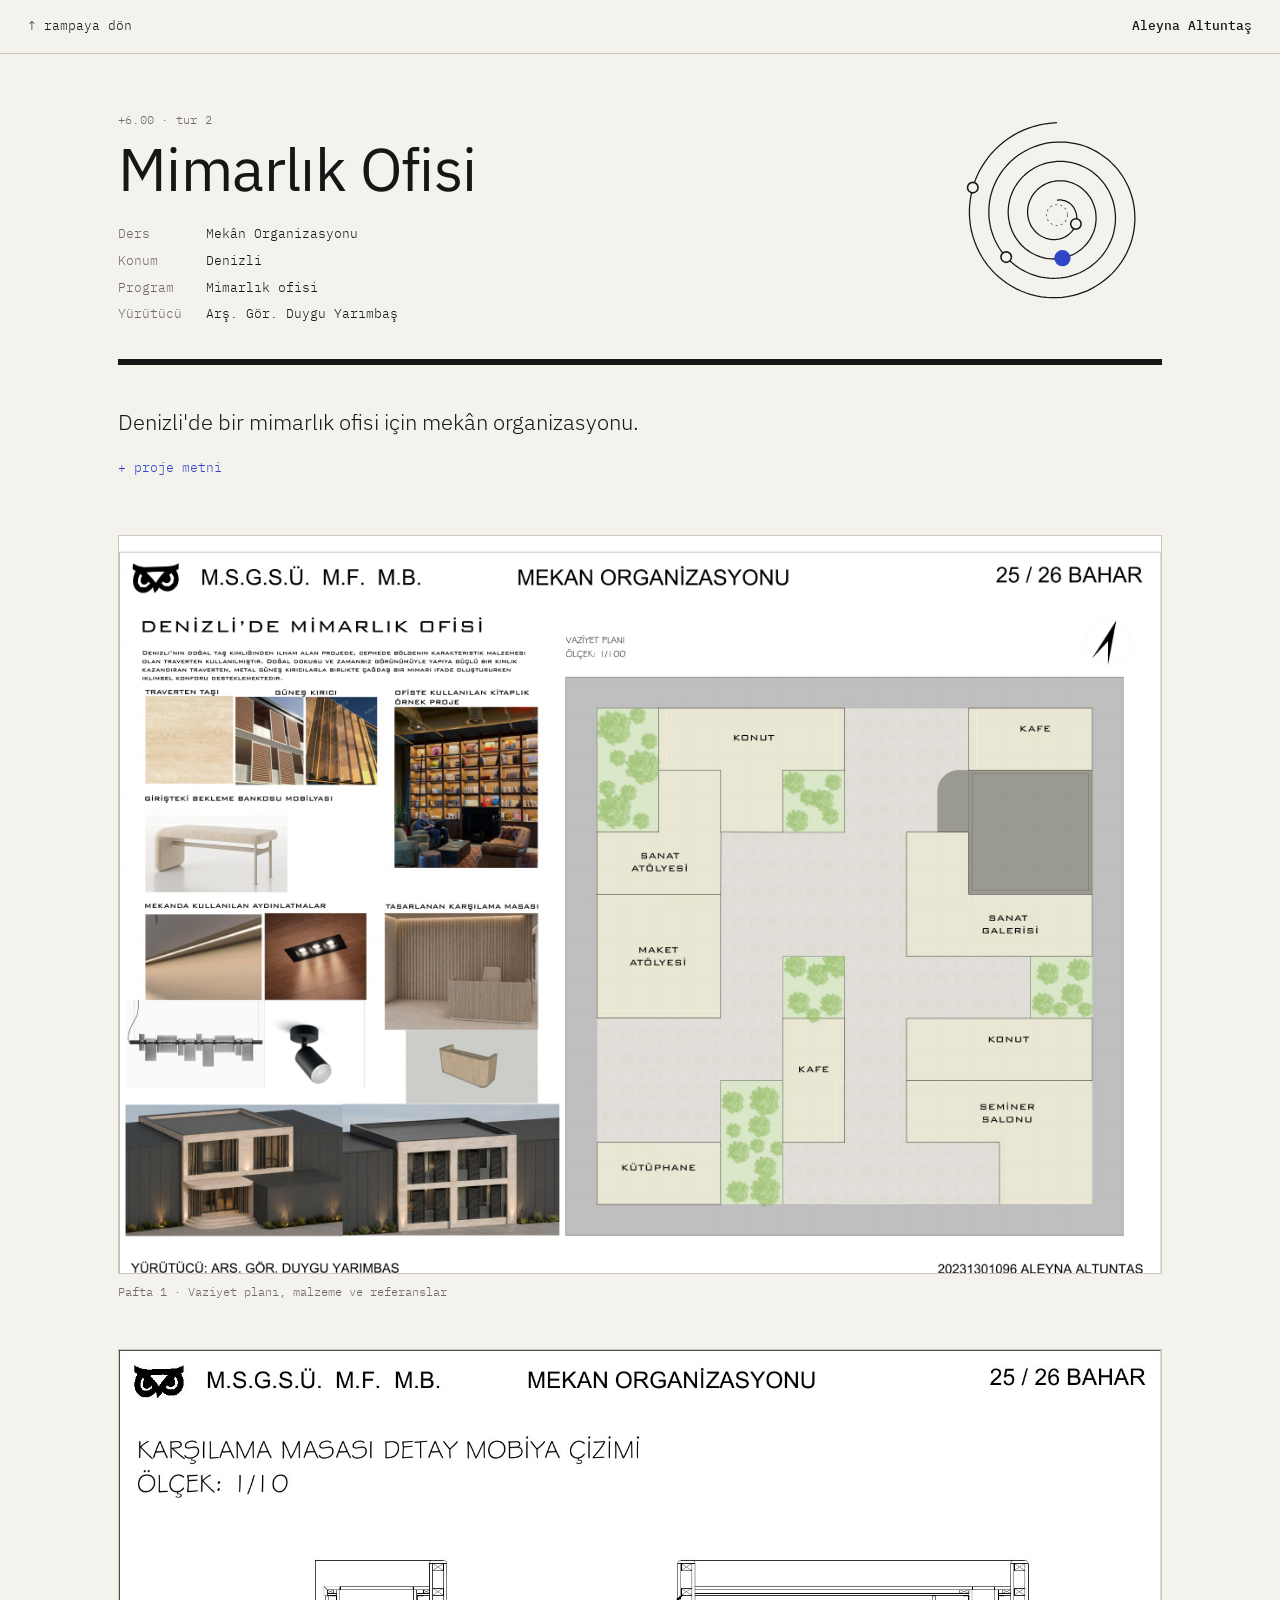
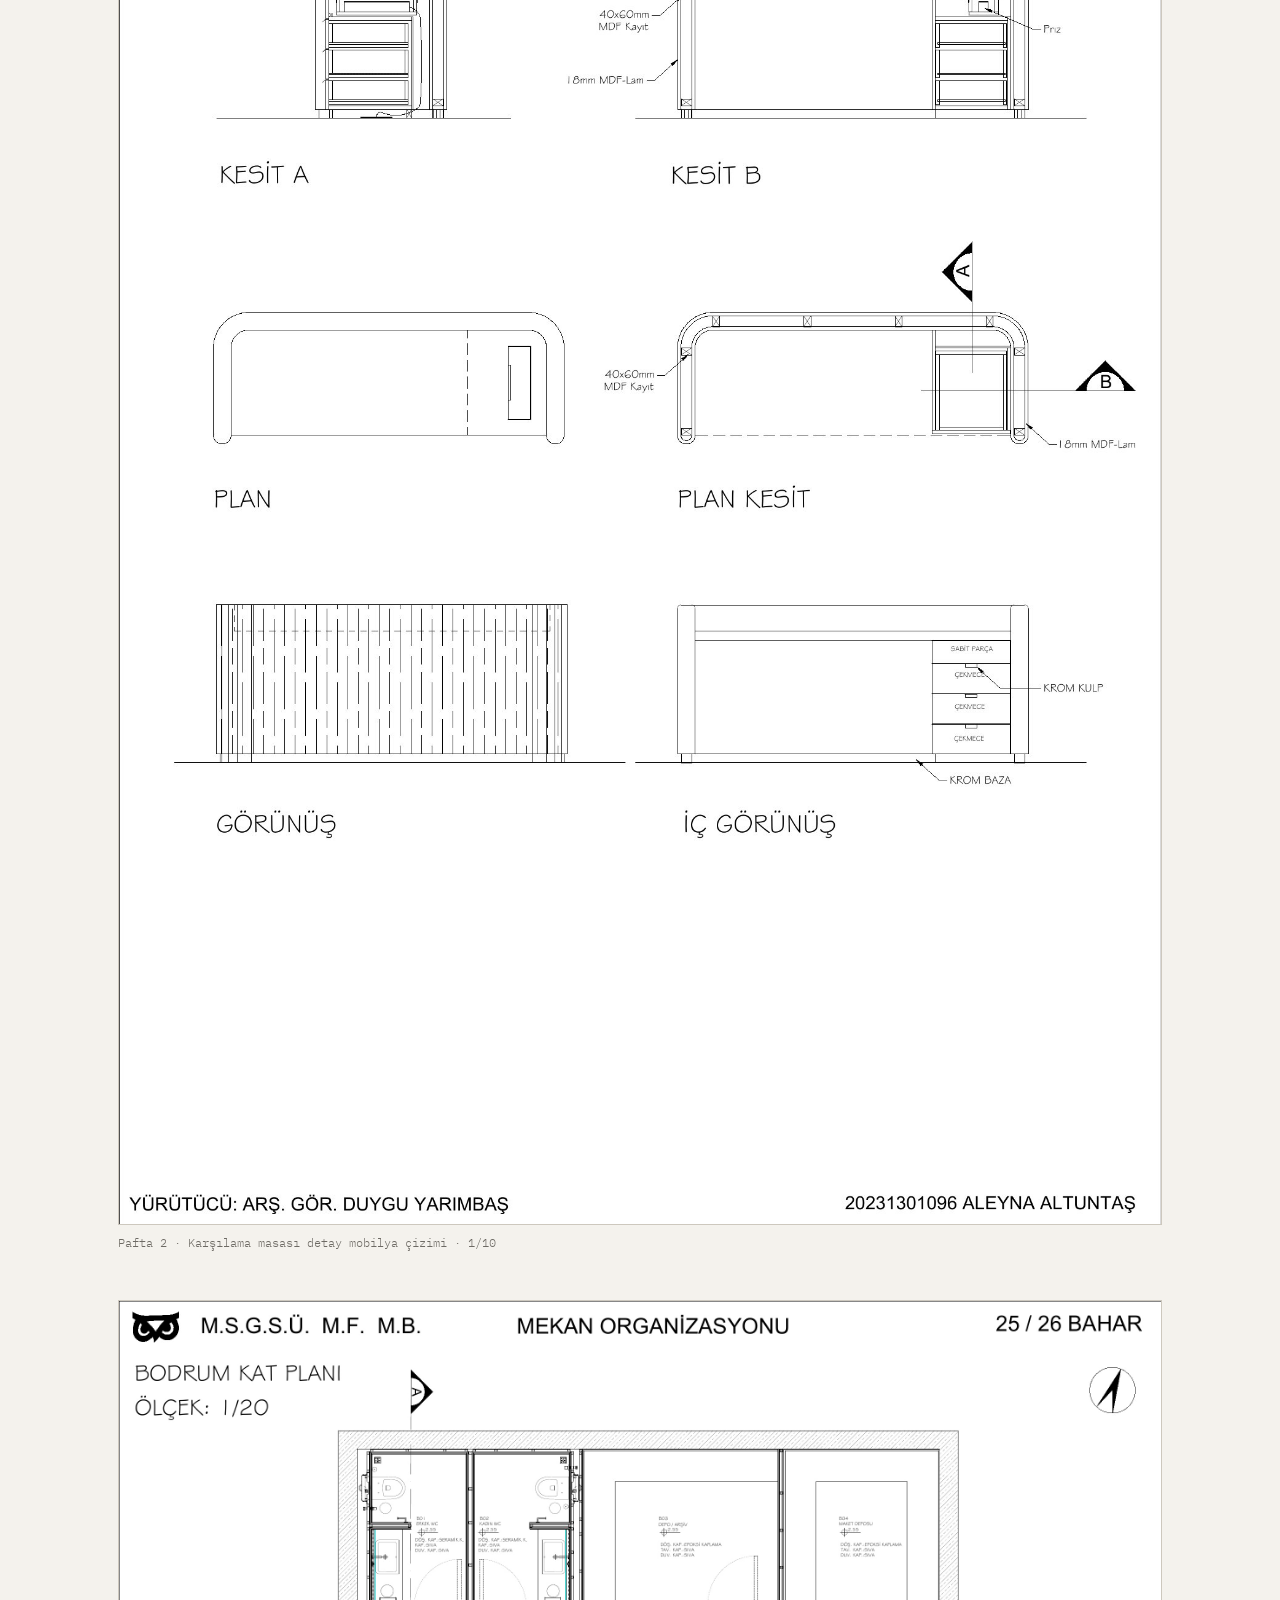
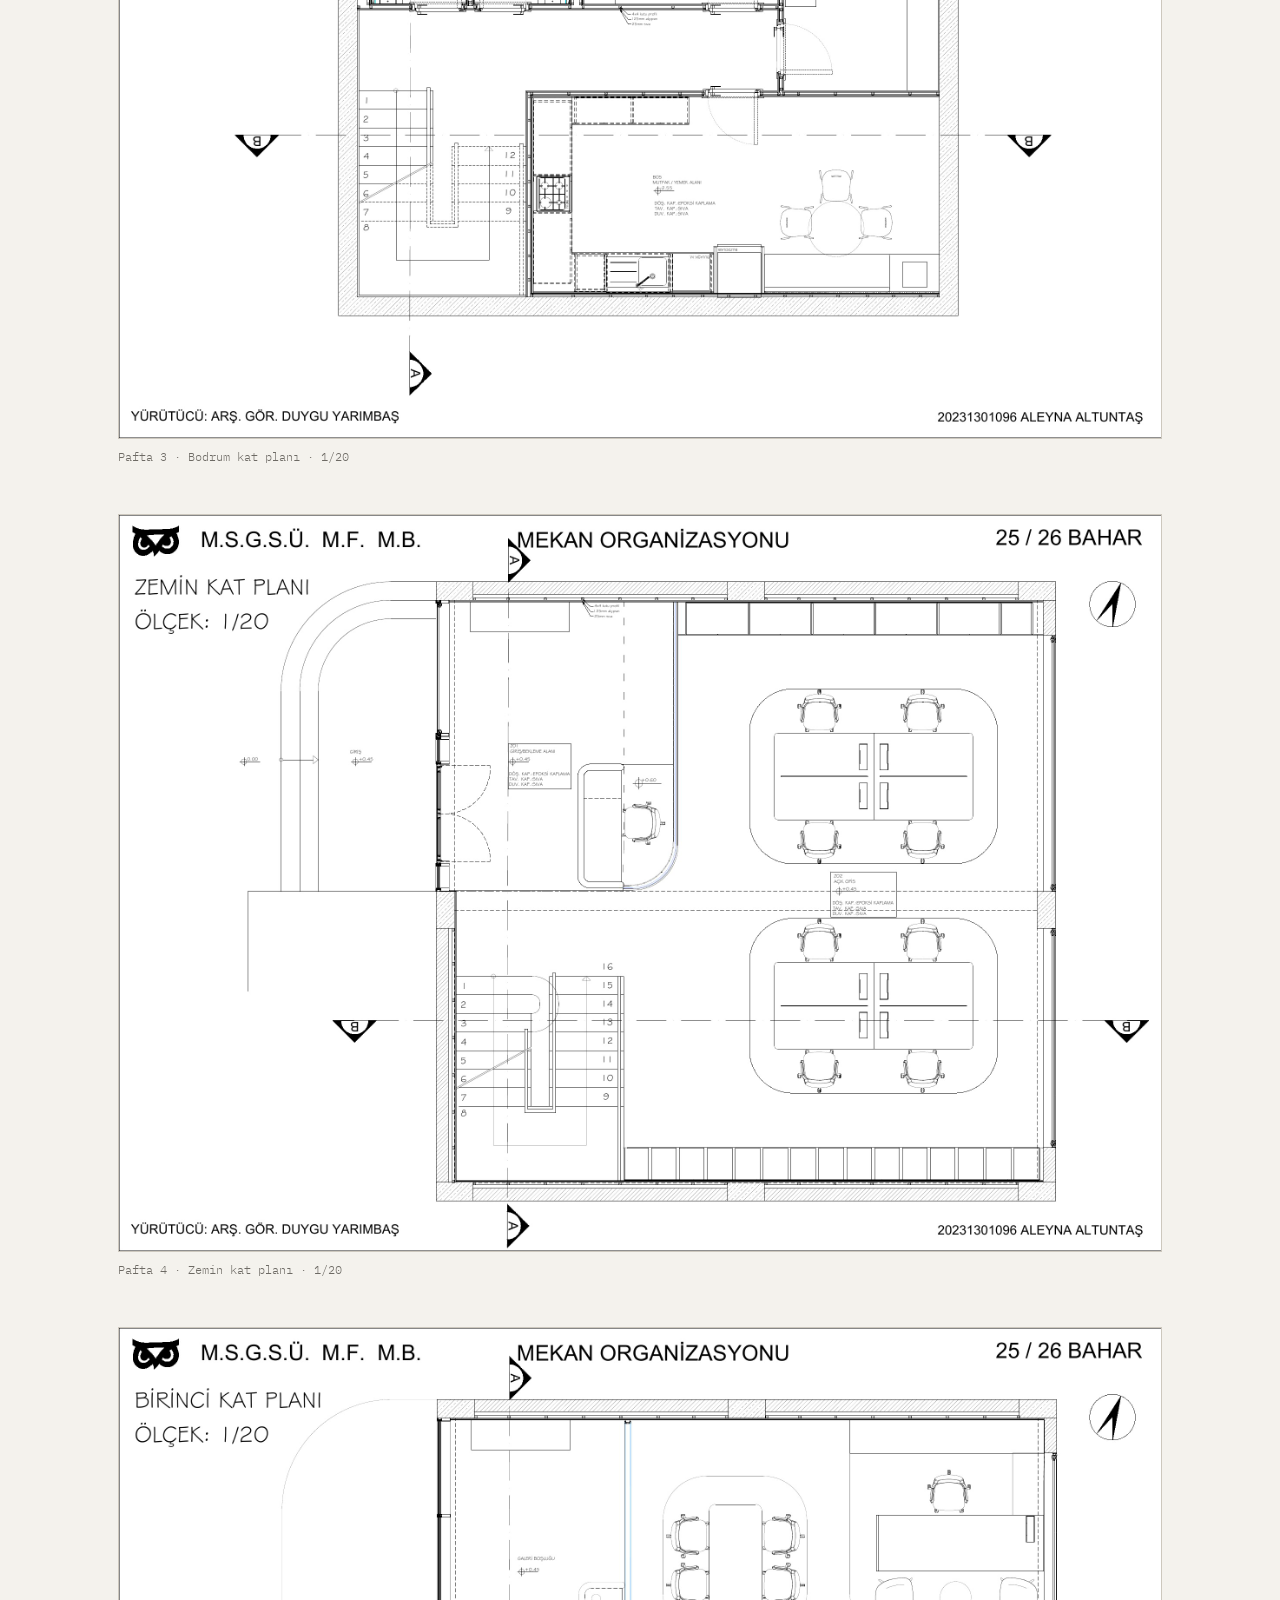
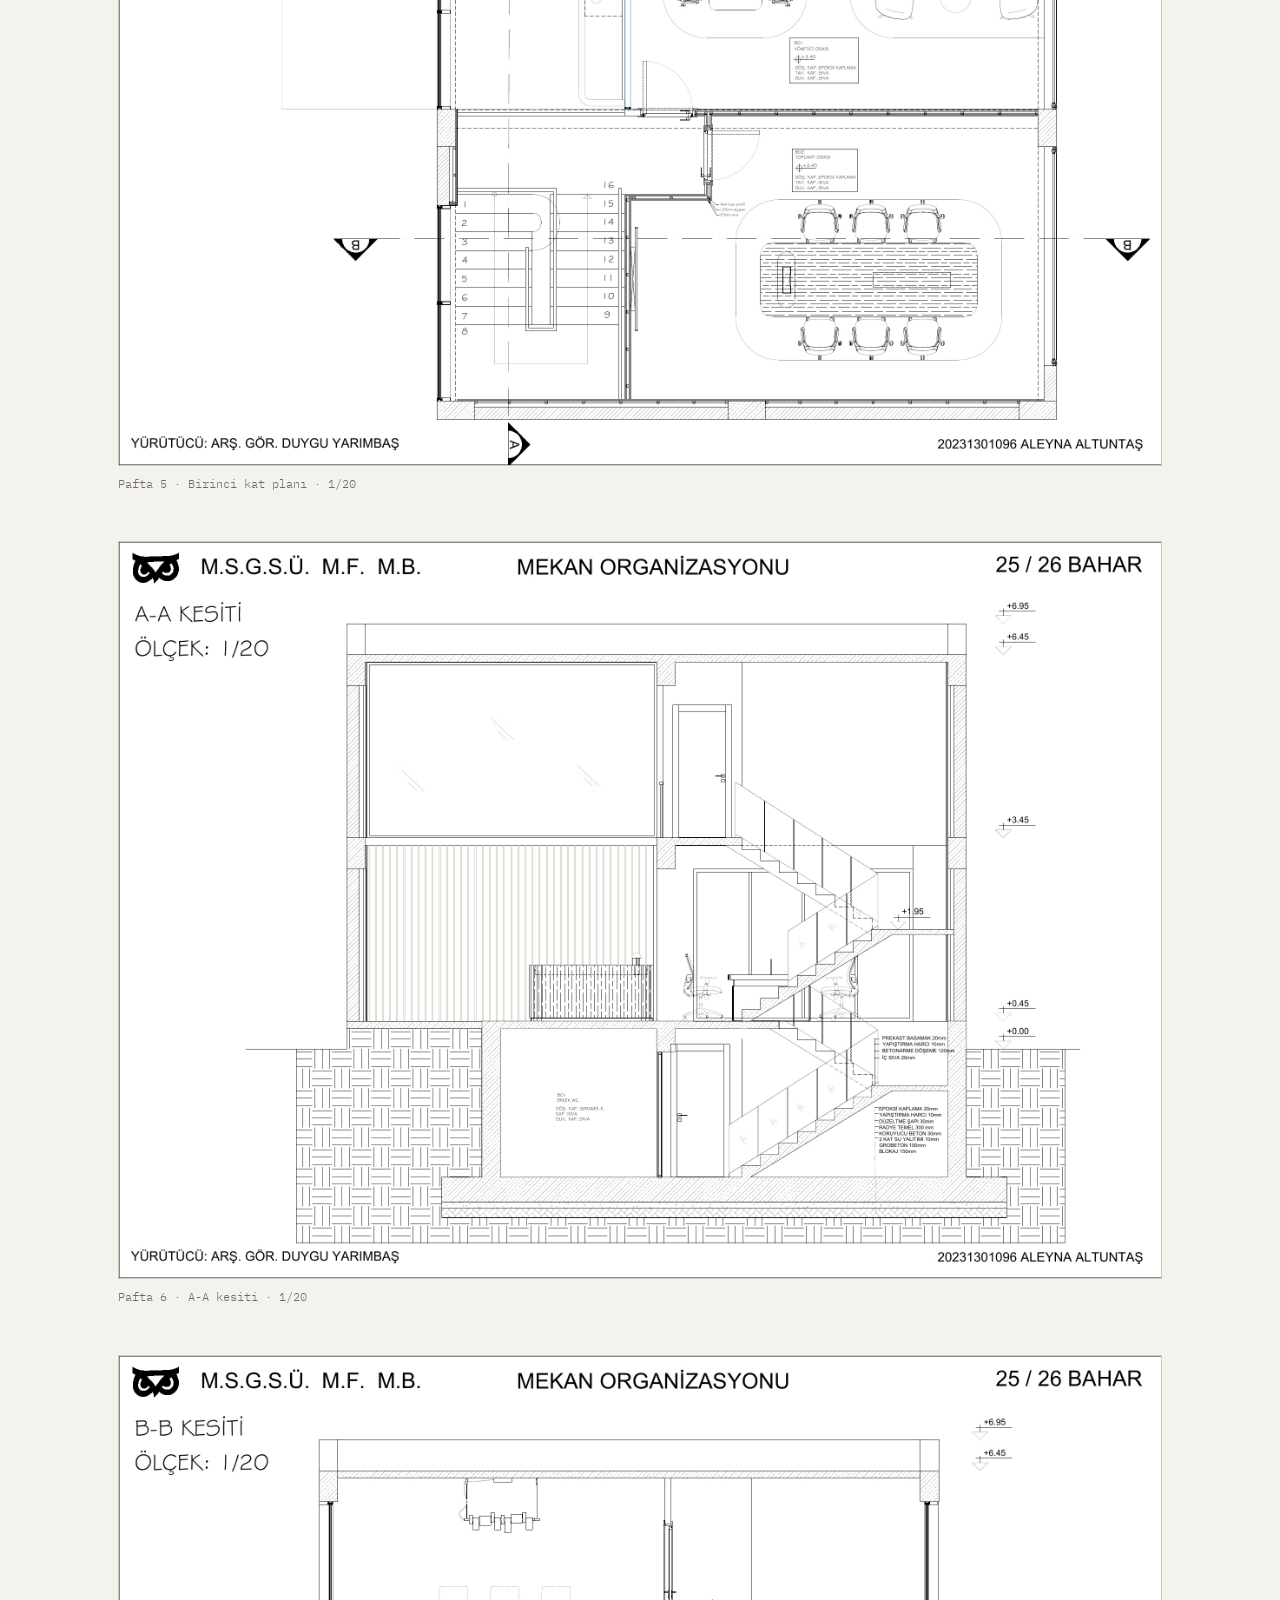
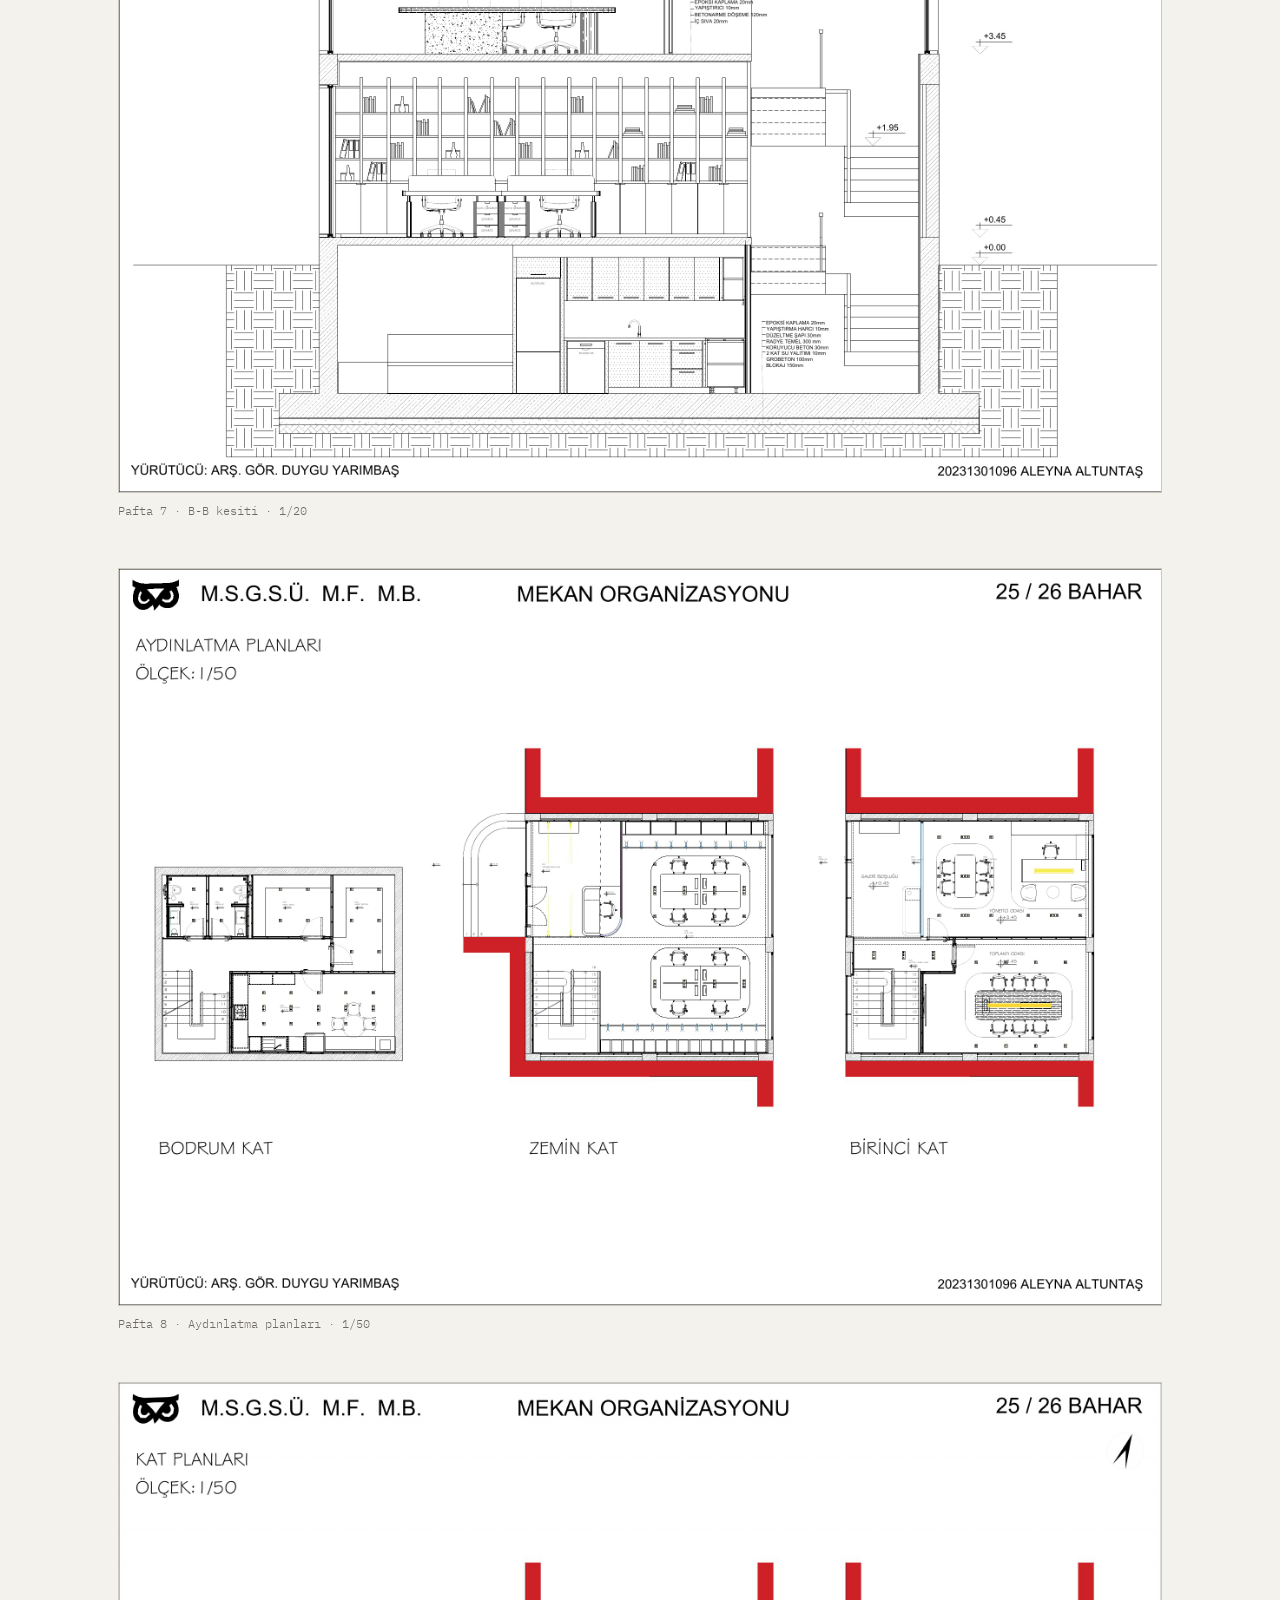
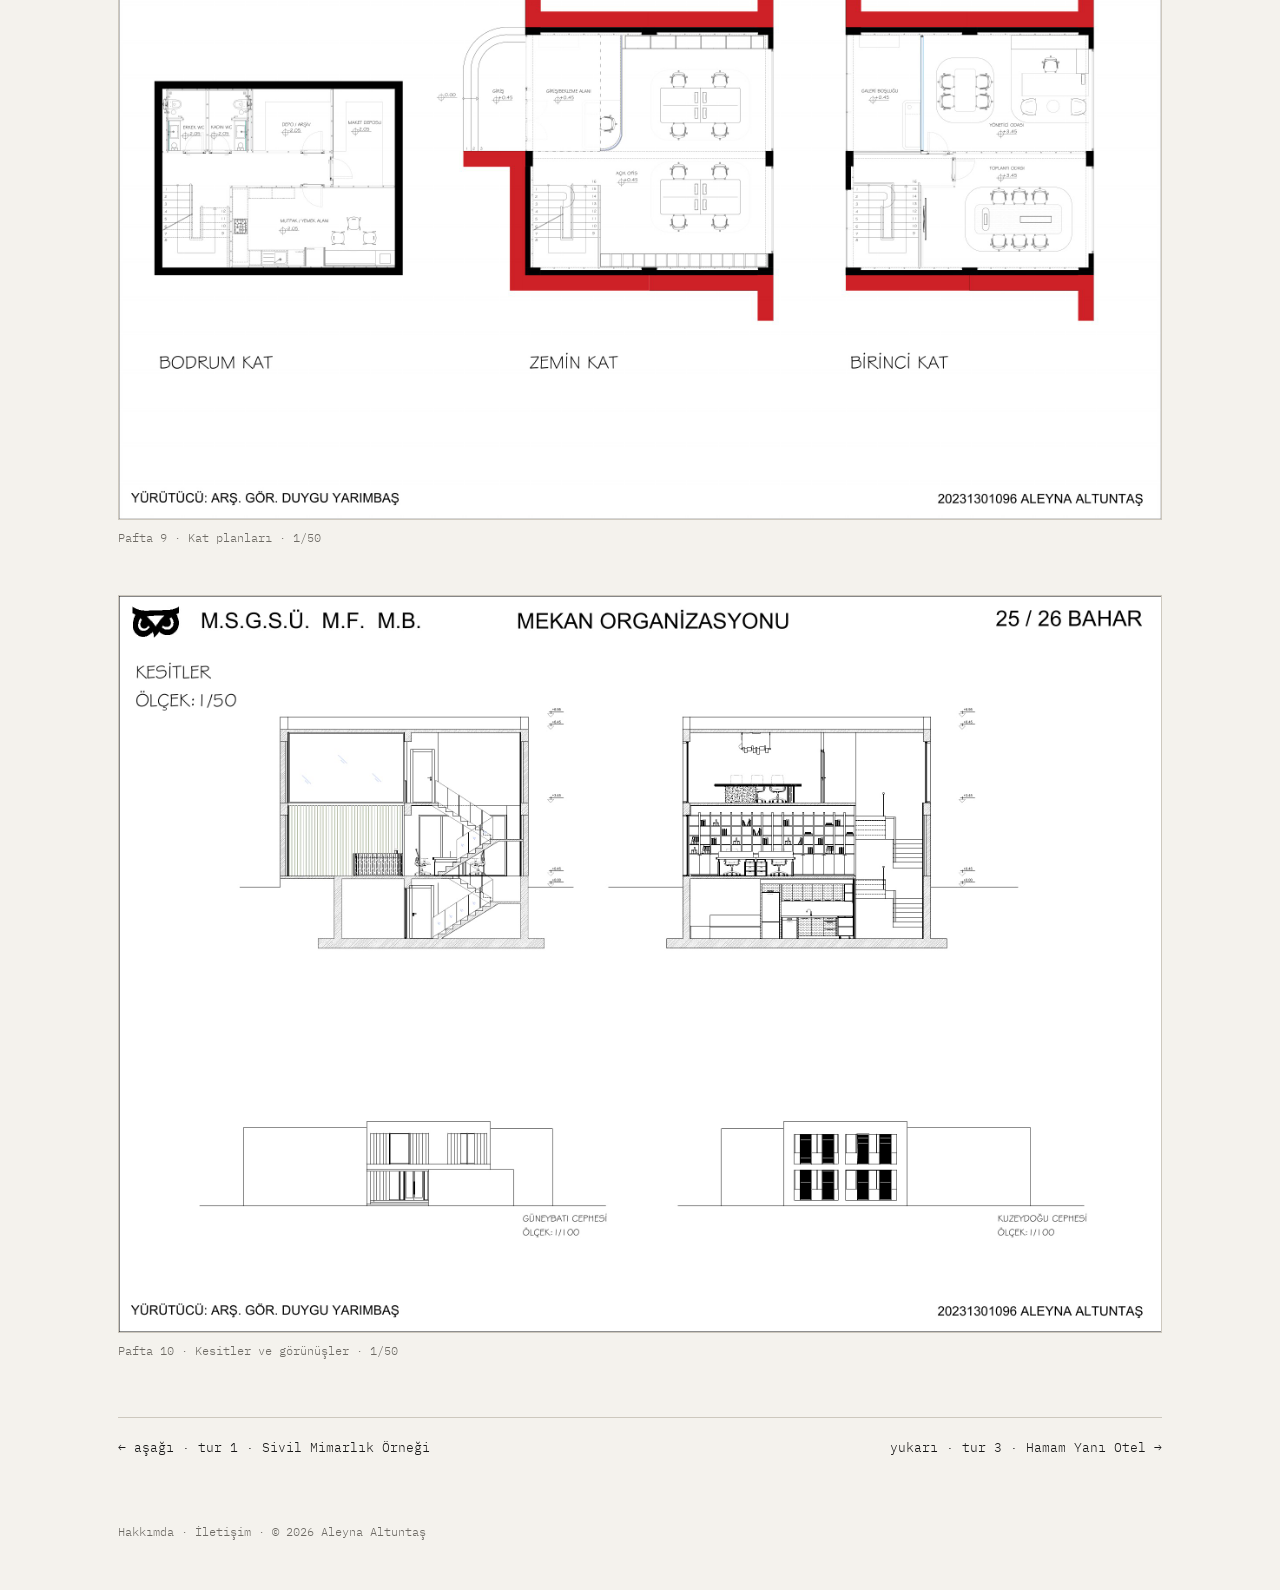
<file: ofis.html>
<!DOCTYPE html>
<html lang="tr">
<head>
  <meta charset="UTF-8">
  <meta name="viewport" content="width=device-width, initial-scale=1.0">
  <title>Mimarlık Ofisi · Aleyna Altuntaş</title>
  <meta name="description" content="Denizli'de bir mimarlık ofisi için mekân organizasyonu.">
  <link rel="preconnect" href="https://fonts.googleapis.com">
  <link rel="preconnect" href="https://fonts.gstatic.com" crossorigin>
  <link href="https://fonts.googleapis.com/css2?family=IBM+Plex+Mono:wght@400;500&family=IBM+Plex+Sans:wght@300;400;500&display=swap" rel="stylesheet">
  <link rel="stylesheet" href="style.css">
</head>
<body>

  <header class="topbar">
    <a class="back" href="index.html">↑ rampaya dön</a>
    <a class="topbar__name" href="index.html">Aleyna Altuntaş</a>
  </header>

  <main class="project">
    <div class="project__head">
      <div>
        <p class="kot">+6.00 · tur 2</p>
        <h1>Mimarlık Ofisi</h1>
        <dl class="meta">
            <dt>Ders</dt><dd>Mekân Organizasyonu</dd>
            <dt>Konum</dt><dd>Denizli</dd>
            <dt>Program</dt><dd>Mimarlık ofisi</dd>
            <dt>Yürütücü</dt><dd>Arş. Gör. Duygu Yarımbaş</dd>
        </dl>
      </div>
      <figure class="map">
        <svg viewBox="0 0 200 200" role="img" aria-labelledby="map-t">
          <title id="map-t">Rampanın plan görünüşü: tur 2 vurgulu</title>
          <circle class="void" cx="100" cy="100" r="10"/>
          <path class="ramp-line" d="M100.0 86.0 L100.9 85.8 L101.8 85.7 L102.7 85.7 L103.7 85.7 L104.6 85.8 L105.6 86.0 L106.5 86.2 L107.5 86.4 L108.4 86.8 L109.3 87.2 L110.2 87.6 L111.1 88.2 L112.0 88.8 L112.8 89.4 L113.6 90.1 L114.3 90.9 L115.0 91.7 L115.7 92.6 L116.3 93.6 L116.8 94.5 L117.3 95.6 L117.7 96.6 L118.1 97.7 L118.4 98.8 L118.6 100.0 L118.8 101.2 L118.8 102.4 L118.8 103.6 L118.8 104.8 L118.6 106.0 L118.3 107.3 L118.0 108.5 L117.6 109.7 L117.1 110.9 L116.6 112.0 L115.9 113.2 L115.2 114.3 L114.4 115.3 L113.5 116.3 L112.6 117.3 L111.6 118.2 L110.5 119.1 L109.3 119.9 L108.2 120.6 L106.9 121.2 L105.6 121.8 L104.3 122.3 L102.9 122.7 L101.4 123.0 L100.0 123.2 L98.5 123.4 L97.0 123.4 L95.5 123.4 L94.0 123.2 L92.5 123.0 L91.0 122.6 L89.5 122.2 L88.1 121.7 L86.6 121.0 L85.2 120.3 L83.9 119.5 L82.6 118.6 L81.3 117.6 L80.1 116.5 L78.9 115.3 L77.9 114.0 L76.9 112.7 L75.9 111.3 L75.1 109.9 L74.4 108.3 L73.7 106.7 L73.2 105.1 L72.7 103.4 L72.4 101.7 L72.1 100.0 L72.0 98.2 L72.0 96.5 L72.1 94.7 L72.3 92.9 L72.6 91.1 L73.1 89.3 L73.6 87.6 L74.3 85.9 L75.1 84.2 L76.0 82.5 L77.0 80.9 L78.1 79.4 L79.3 77.9 L80.6 76.5 L82.0 75.2 L83.5 74.0 L85.1 72.8 L86.7 71.8 L88.4 70.8 L90.2 70.0 L92.1 69.2 L94.0 68.6 L96.0 68.1 L98.0 67.7 L100.0 67.5 L102.1 67.4 L104.1 67.4 L106.2 67.5 L108.3 67.8 L110.3 68.2 L112.4 68.8 L114.4 69.4 L116.4 70.2 L118.3 71.2 L120.2 72.2 L122.0 73.4 L123.8 74.7 L125.4 76.1 L127.0 77.6 L128.5 79.3 L129.9 81.0 L131.2 82.8 L132.4 84.7 L133.5 86.7 L134.4 88.8 L135.2 91.0 L135.9 93.1 L136.5 95.4 L136.9 97.7 L137.1 100.0 L137.2 102.3 L137.2 104.7 L137.0 107.1 L136.7 109.4 L136.2 111.8 L135.6 114.1 L134.8 116.4 L133.8 118.6 L132.8 120.8 L131.5 122.9 L130.2 125.0 L128.7 126.9 L127.1 128.8 L125.3 130.6 L123.5 132.3 L121.5 133.8 L119.4 135.3 L117.2 136.6 L115.0 137.8 L112.6 138.8 L110.2 139.7 L107.7 140.5 L105.2 141.1 L102.6 141.5 L100.0 141.8 L97.4 141.9 L94.7 141.8 L92.1 141.6 L89.4 141.2 L86.8 140.6 L84.2 139.9 L81.7 138.9 L79.2 137.9 L76.7 136.7 L74.4 135.3 L72.1 133.7 L69.9 132.1 L67.8 130.2 L65.8 128.3 L64.0 126.2 L62.3 124.0 L60.7 121.6 L59.2 119.2 L57.9 116.7 L56.8 114.0 L55.8 111.3 L55.0 108.6 L54.4 105.8 L53.9 102.9 L53.6 100.0 L53.5 97.1 L53.6 94.1 L53.9 91.2 L54.4 88.3 L55.0 85.4 L55.8 82.5 L56.9 79.7 L58.1 76.9 L59.4 74.3 L61.0 71.7 L62.7 69.1 L64.6 66.7 L66.6 64.4 L68.8 62.3 L71.1 60.2 L73.6 58.3 L76.1 56.6 L78.8 55.0 L81.6 53.6 L84.5 52.4 L87.5 51.3 L90.5 50.4 L93.7 49.8 L96.8 49.3 L100.0 49.0 L103.2 48.9 L106.4 49.0 L109.7 49.4 L112.9 49.9 L116.0 50.6 L119.2 51.5 L122.3 52.7 L125.3 54.0 L128.2 55.5 L131.1 57.2 L133.8 59.1 L136.4 61.2 L138.9 63.4 L141.3 65.8 L143.5 68.4 L145.6 71.1 L147.4 73.9 L149.2 76.9 L150.7 79.9 L152.0 83.1 L153.2 86.4 L154.1 89.7 L154.8 93.1 L155.3 96.5 L155.6 100.0 L155.7 103.5 L155.6 107.0 L155.2 110.5 L154.6 114.0 L153.8 117.5 L152.8 120.9 L151.5 124.2 L150.0 127.5 L148.4 130.7 L146.5 133.8 L144.4 136.8 L142.2 139.6 L139.7 142.3 L137.1 144.9 L134.3 147.2 L131.4 149.5 L128.3 151.5 L125.1 153.3 L121.8 155.0 L118.3 156.4 L114.8 157.6 L111.2 158.6 L107.5 159.4 L103.8 159.9 L100.0 160.2 L96.2 160.3 L92.4 160.1 L88.6 159.7 L84.8 159.1 L81.1 158.2 L77.4 157.1 L73.8 155.7 L70.3 154.1 L66.8 152.3 L63.5 150.2 L60.3 148.0 L57.2 145.5 L54.3 142.9 L51.6 140.1 L49.0 137.0 L46.6 133.9 L44.4 130.5 L42.5 127.1 L40.7 123.5 L39.2 119.8 L37.9 115.9 L36.8 112.1 L36.0 108.1 L35.4 104.1 L35.1 100.0 L35.1 95.9 L35.3 91.8 L35.7 87.7 L36.4 83.7 L37.4 79.7 L38.6 75.7 L40.1 71.8 L41.9 68.0 L43.8 64.3 L46.0 60.8 L48.4 57.3 L51.1 54.1 L53.9 51.0 L57.0 48.0 L60.2 45.3 L63.7 42.7 L67.2 40.4 L71.0 38.3 L74.8 36.4 L78.8 34.8 L82.9 33.4 L87.1 32.3 L91.3 31.4 L95.6 30.8 L100.0 30.5 L104.4 30.5 L108.8 30.7 L113.1 31.2 L117.5 32.0 L121.8 33.0 L126.0 34.3 L130.1 35.9 L134.2 37.8 L138.1 39.9 L141.9 42.3 L145.6 44.9 L149.1 47.7 L152.4 50.8 L155.5 54.0 L158.5 57.5 L161.2 61.2 L163.7 65.0 L165.9 69.0 L167.9 73.1 L169.6 77.4 L171.1 81.7 L172.3 86.2 L173.2 90.8 L173.8 95.4 L174.1 100.0 L174.2 104.7 L173.9 109.3 L173.4 114.0 L172.5 118.6 L171.4 123.2 L170.0 127.7 L168.2 132.1 L166.3 136.4 L164.0 140.6 L161.5 144.7 L158.7 148.5 L155.7 152.3 L152.4 155.8 L148.9 159.1 L145.2 162.2 L141.3 165.1 L137.2 167.7 L133.0 170.1 L128.6 172.2 L124.0 174.0 L119.4 175.6 L114.7 176.8 L109.8 177.8 L104.9 178.4 L100.0 178.8 L95.0 178.8 L90.1 178.5 L85.1 177.9 L80.2 177.0 L75.4 175.8 L70.6 174.3 L65.9 172.4 L61.3 170.3 L56.9 167.9 L52.6 165.2 L48.5 162.2 L44.6 159.0 L40.8 155.6 L37.3 151.8 L34.0 147.9 L31.0 143.8 L28.2 139.5 L25.7 134.9 L23.5 130.3 L21.6 125.5 L20.0 120.6 L18.6 115.5 L17.6 110.4 L17.0 105.2 L16.6 100.0 L16.6 94.8 L16.9 89.5 L17.6 84.3 L18.5 79.1 L19.8 73.9 L21.4 68.9 L23.4 63.9 L25.6 59.1 L28.2 54.4 L31.1 49.9 L34.2 45.6 L37.6 41.4 L41.3 37.5 L45.2 33.8 L49.4 30.3 L53.7 27.1 L58.3 24.2 L63.1 21.5 L68.0 19.2 L73.1 17.2 L78.3 15.5 L83.6 14.1 L89.0 13.1 L94.5 12.4 L100.0 12.0"/>
          <a href="rolove.html" aria-label="Tur 1: Sivil Mimarlık Örneği"><circle class="" cx="118.0" cy="108.5" r="5"><title>Tur 1 · Sivil Mimarlık Örneği</title></circle></a><a href="ofis.html" aria-label="Tur 2: Mimarlık Ofisi"><circle class="here" cx="105.2" cy="141.1" r="7"><title>Tur 2 · Mimarlık Ofisi</title></circle></a><a href="otel.html" aria-label="Tur 3: Hamam Yanı Otel"><circle class="" cx="51.6" cy="140.1" r="5"><title>Tur 3 · Hamam Yanı Otel</title></circle></a><a href="okul.html" aria-label="Tur 4: Kız Meslek Lisesi"><circle class="" cx="19.8" cy="73.9" r="5"><title>Tur 4 · Kız Meslek Lisesi</title></circle></a>
        </svg>
      </figure>
    </div>

    <p class="lead">Denizli'de bir mimarlık ofisi için mekân organizasyonu.</p>

    <details class="more">
      <summary>proje metni</summary>
      
      <p>Denizli’de bir mimarlık ofisinin iç mekân tasarımını geliştirdim. Çalışma, toplantı ve ortak kullanım alanlarını, ofisin günlük işleyişini destekleyecek bir düzen içinde ele aldım. Mobilya yerleşimi, malzeme ve renk seçimleriyle işlevsel ve bütüncül bir çalışma ortamı oluşturmayı amaçladım.</p>
    </details>

    <section class="gallery gallery--pafta" aria-label="Paftalar">
      <figure>
        <img src="ofis-1.jpg" alt="Mimarlık Ofisi: vaziyet planı, malzeme ve referanslar" loading="lazy">
        <figcaption>Pafta 1 · Vaziyet planı, malzeme ve referanslar</figcaption>
      </figure>
      <figure>
        <img src="ofis-2.jpg" alt="Mimarlık Ofisi: karşılama masası detay mobilya çizimi" loading="lazy">
        <figcaption>Pafta 2 · Karşılama masası detay mobilya çizimi · 1/10</figcaption>
      </figure>
      <figure>
        <img src="ofis-3.jpg" alt="Mimarlık Ofisi: bodrum kat planı" loading="lazy">
        <figcaption>Pafta 3 · Bodrum kat planı · 1/20</figcaption>
      </figure>
      <figure>
        <img src="ofis-4.jpg" alt="Mimarlık Ofisi: zemin kat planı" loading="lazy">
        <figcaption>Pafta 4 · Zemin kat planı · 1/20</figcaption>
      </figure>
      <figure>
        <img src="ofis-5.jpg" alt="Mimarlık Ofisi: birinci kat planı" loading="lazy">
        <figcaption>Pafta 5 · Birinci kat planı · 1/20</figcaption>
      </figure>
      <figure>
        <img src="ofis-6.jpg" alt="Mimarlık Ofisi: a-a kesiti" loading="lazy">
        <figcaption>Pafta 6 · A-A kesiti · 1/20</figcaption>
      </figure>
      <figure>
        <img src="ofis-7.jpg" alt="Mimarlık Ofisi: b-b kesiti" loading="lazy">
        <figcaption>Pafta 7 · B-B kesiti · 1/20</figcaption>
      </figure>
      <figure>
        <img src="ofis-8.jpg" alt="Mimarlık Ofisi: aydınlatma planları" loading="lazy">
        <figcaption>Pafta 8 · Aydınlatma planları · 1/50</figcaption>
      </figure>
      <figure>
        <img src="ofis-9.jpg" alt="Mimarlık Ofisi: kat planları" loading="lazy">
        <figcaption>Pafta 9 · Kat planları · 1/50</figcaption>
      </figure>
      <figure>
        <img src="ofis-10.jpg" alt="Mimarlık Ofisi: kesitler ve görünüşler" loading="lazy">
        <figcaption>Pafta 10 · Kesitler ve görünüşler · 1/50</figcaption>
      </figure>
    </section>

    <nav class="turnav" aria-label="Turlar arası geçiş">
      <a href="rolove.html">← aşağı · tur 1 · Sivil Mimarlık Örneği</a>
      <a href="otel.html">yukarı · tur 3 · Hamam Yanı Otel →</a>
    </nav>
  </main>

  <footer class="foot">
    <a href="hakkimda.html">Hakkımda</a> · <a href="iletisim.html">İletişim</a> · © 2026 Aleyna Altuntaş
  </footer>

</body>
</html>
</file>
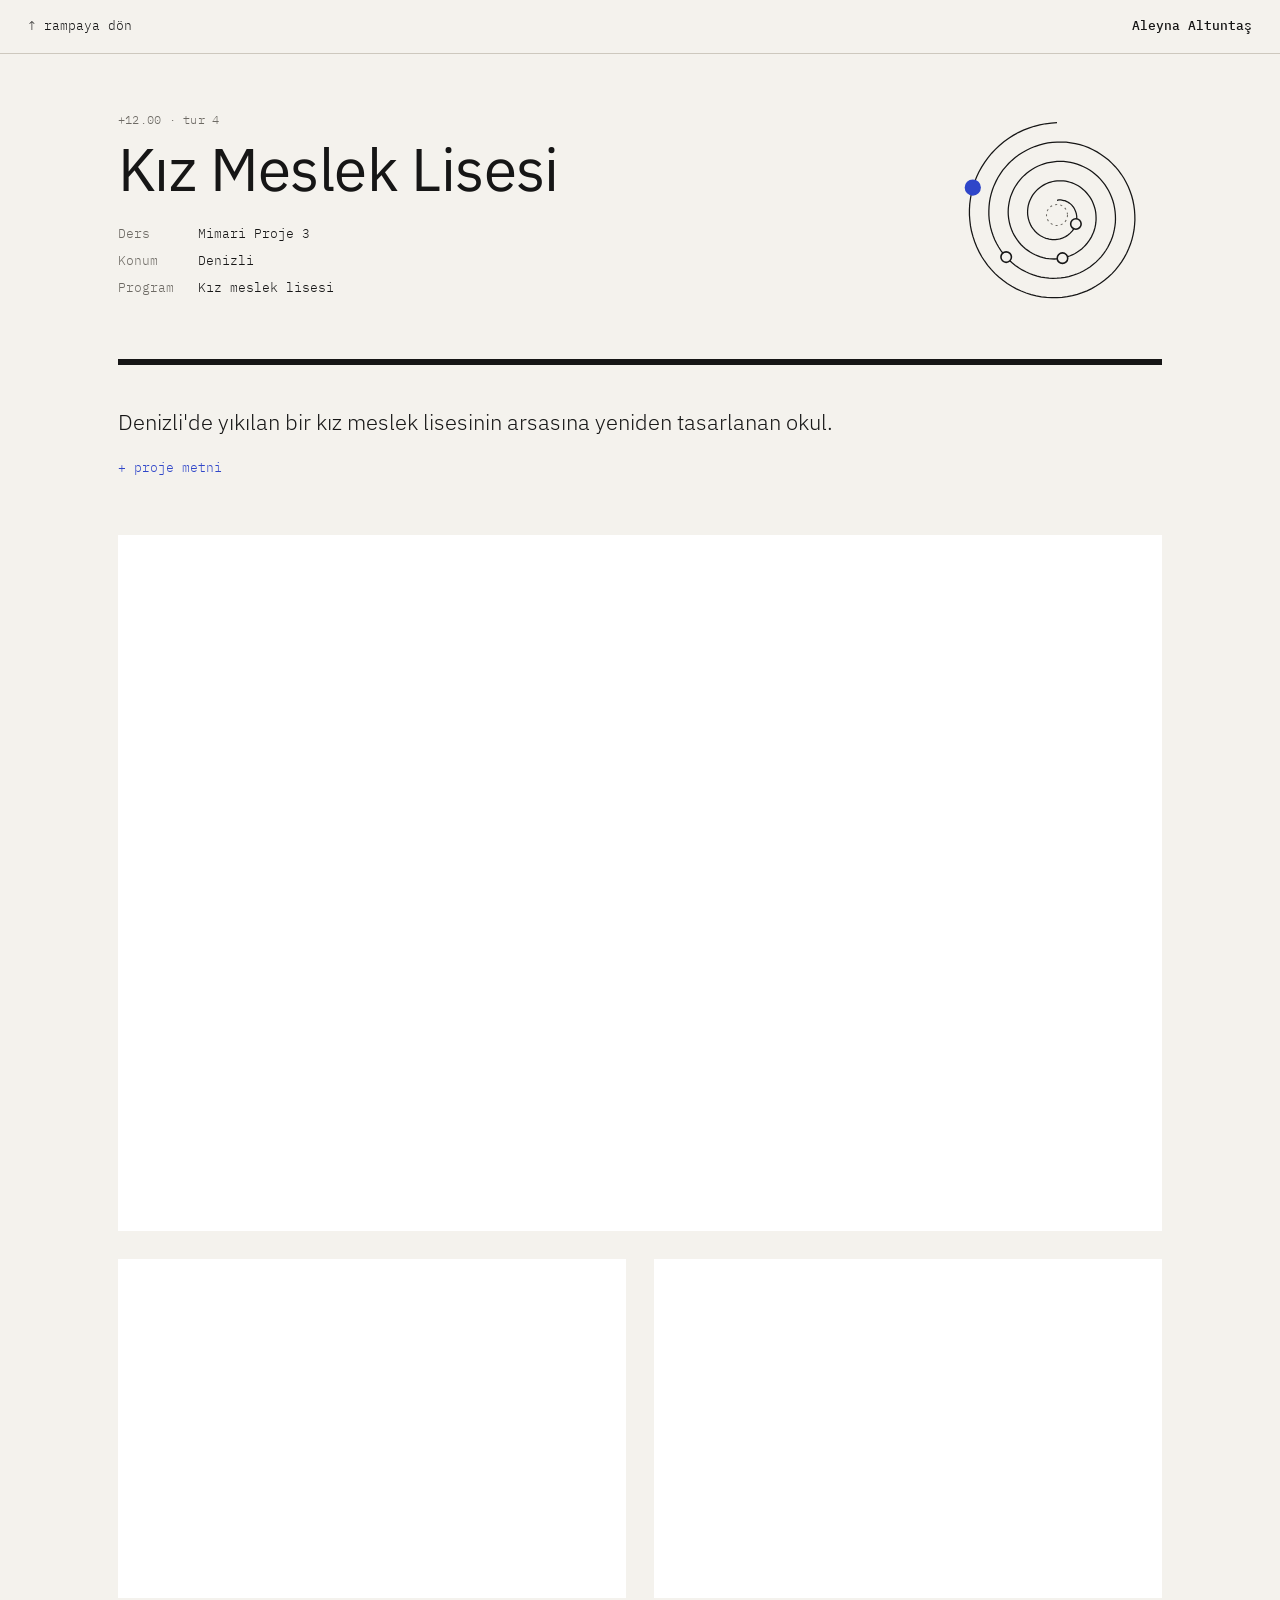
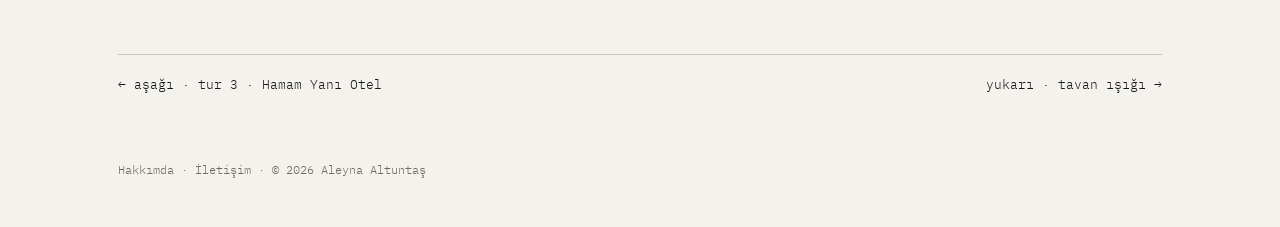
<file: okul.html>
<!DOCTYPE html>
<html lang="tr">
<head>
  <meta charset="UTF-8">
  <meta name="viewport" content="width=device-width, initial-scale=1.0">
  <title>Kız Meslek Lisesi · Aleyna Altuntaş</title>
  <meta name="description" content="Denizli'de yıkılan bir kız meslek lisesinin arsasına yeniden tasarlanan okul.">
  <link rel="preconnect" href="https://fonts.googleapis.com">
  <link rel="preconnect" href="https://fonts.gstatic.com" crossorigin>
  <link href="https://fonts.googleapis.com/css2?family=IBM+Plex+Mono:wght@400;500&family=IBM+Plex+Sans:wght@300;400;500&display=swap" rel="stylesheet">
  <link rel="stylesheet" href="style.css">
</head>
<body>

  <header class="topbar">
    <a class="back" href="index.html">↑ rampaya dön</a>
    <a class="topbar__name" href="index.html">Aleyna Altuntaş</a>
  </header>

  <main class="project">
    <div class="project__head">
      <div>
        <p class="kot">+12.00 · tur 4</p>
        <h1>Kız Meslek Lisesi</h1>
        <dl class="meta">
            <dt>Ders</dt><dd>Mimari Proje 3</dd>
            <dt>Konum</dt><dd>Denizli</dd>
            <dt>Program</dt><dd>Kız meslek lisesi</dd>
           
        </dl>
      </div>
      <figure class="map">
        <svg viewBox="0 0 200 200" role="img" aria-labelledby="map-t">
          <title id="map-t">Rampanın plan görünüşü: tur 4 vurgulu</title>
          <circle class="void" cx="100" cy="100" r="10"/>
          <path class="ramp-line" d="M100.0 86.0 L100.9 85.8 L101.8 85.7 L102.7 85.7 L103.7 85.7 L104.6 85.8 L105.6 86.0 L106.5 86.2 L107.5 86.4 L108.4 86.8 L109.3 87.2 L110.2 87.6 L111.1 88.2 L112.0 88.8 L112.8 89.4 L113.6 90.1 L114.3 90.9 L115.0 91.7 L115.7 92.6 L116.3 93.6 L116.8 94.5 L117.3 95.6 L117.7 96.6 L118.1 97.7 L118.4 98.8 L118.6 100.0 L118.8 101.2 L118.8 102.4 L118.8 103.6 L118.8 104.8 L118.6 106.0 L118.3 107.3 L118.0 108.5 L117.6 109.7 L117.1 110.9 L116.6 112.0 L115.9 113.2 L115.2 114.3 L114.4 115.3 L113.5 116.3 L112.6 117.3 L111.6 118.2 L110.5 119.1 L109.3 119.9 L108.2 120.6 L106.9 121.2 L105.6 121.8 L104.3 122.3 L102.9 122.7 L101.4 123.0 L100.0 123.2 L98.5 123.4 L97.0 123.4 L95.5 123.4 L94.0 123.2 L92.5 123.0 L91.0 122.6 L89.5 122.2 L88.1 121.7 L86.6 121.0 L85.2 120.3 L83.9 119.5 L82.6 118.6 L81.3 117.6 L80.1 116.5 L78.9 115.3 L77.9 114.0 L76.9 112.7 L75.9 111.3 L75.1 109.9 L74.4 108.3 L73.7 106.7 L73.2 105.1 L72.7 103.4 L72.4 101.7 L72.1 100.0 L72.0 98.2 L72.0 96.5 L72.1 94.7 L72.3 92.9 L72.6 91.1 L73.1 89.3 L73.6 87.6 L74.3 85.9 L75.1 84.2 L76.0 82.5 L77.0 80.9 L78.1 79.4 L79.3 77.9 L80.6 76.5 L82.0 75.2 L83.5 74.0 L85.1 72.8 L86.7 71.8 L88.4 70.8 L90.2 70.0 L92.1 69.2 L94.0 68.6 L96.0 68.1 L98.0 67.7 L100.0 67.5 L102.1 67.4 L104.1 67.4 L106.2 67.5 L108.3 67.8 L110.3 68.2 L112.4 68.8 L114.4 69.4 L116.4 70.2 L118.3 71.2 L120.2 72.2 L122.0 73.4 L123.8 74.7 L125.4 76.1 L127.0 77.6 L128.5 79.3 L129.9 81.0 L131.2 82.8 L132.4 84.7 L133.5 86.7 L134.4 88.8 L135.2 91.0 L135.9 93.1 L136.5 95.4 L136.9 97.7 L137.1 100.0 L137.2 102.3 L137.2 104.7 L137.0 107.1 L136.7 109.4 L136.2 111.8 L135.6 114.1 L134.8 116.4 L133.8 118.6 L132.8 120.8 L131.5 122.9 L130.2 125.0 L128.7 126.9 L127.1 128.8 L125.3 130.6 L123.5 132.3 L121.5 133.8 L119.4 135.3 L117.2 136.6 L115.0 137.8 L112.6 138.8 L110.2 139.7 L107.7 140.5 L105.2 141.1 L102.6 141.5 L100.0 141.8 L97.4 141.9 L94.7 141.8 L92.1 141.6 L89.4 141.2 L86.8 140.6 L84.2 139.9 L81.7 138.9 L79.2 137.9 L76.7 136.7 L74.4 135.3 L72.1 133.7 L69.9 132.1 L67.8 130.2 L65.8 128.3 L64.0 126.2 L62.3 124.0 L60.7 121.6 L59.2 119.2 L57.9 116.7 L56.8 114.0 L55.8 111.3 L55.0 108.6 L54.4 105.8 L53.9 102.9 L53.6 100.0 L53.5 97.1 L53.6 94.1 L53.9 91.2 L54.4 88.3 L55.0 85.4 L55.8 82.5 L56.9 79.7 L58.1 76.9 L59.4 74.3 L61.0 71.7 L62.7 69.1 L64.6 66.7 L66.6 64.4 L68.8 62.3 L71.1 60.2 L73.6 58.3 L76.1 56.6 L78.8 55.0 L81.6 53.6 L84.5 52.4 L87.5 51.3 L90.5 50.4 L93.7 49.8 L96.8 49.3 L100.0 49.0 L103.2 48.9 L106.4 49.0 L109.7 49.4 L112.9 49.9 L116.0 50.6 L119.2 51.5 L122.3 52.7 L125.3 54.0 L128.2 55.5 L131.1 57.2 L133.8 59.1 L136.4 61.2 L138.9 63.4 L141.3 65.8 L143.5 68.4 L145.6 71.1 L147.4 73.9 L149.2 76.9 L150.7 79.9 L152.0 83.1 L153.2 86.4 L154.1 89.7 L154.8 93.1 L155.3 96.5 L155.6 100.0 L155.7 103.5 L155.6 107.0 L155.2 110.5 L154.6 114.0 L153.8 117.5 L152.8 120.9 L151.5 124.2 L150.0 127.5 L148.4 130.7 L146.5 133.8 L144.4 136.8 L142.2 139.6 L139.7 142.3 L137.1 144.9 L134.3 147.2 L131.4 149.5 L128.3 151.5 L125.1 153.3 L121.8 155.0 L118.3 156.4 L114.8 157.6 L111.2 158.6 L107.5 159.4 L103.8 159.9 L100.0 160.2 L96.2 160.3 L92.4 160.1 L88.6 159.7 L84.8 159.1 L81.1 158.2 L77.4 157.1 L73.8 155.7 L70.3 154.1 L66.8 152.3 L63.5 150.2 L60.3 148.0 L57.2 145.5 L54.3 142.9 L51.6 140.1 L49.0 137.0 L46.6 133.9 L44.4 130.5 L42.5 127.1 L40.7 123.5 L39.2 119.8 L37.9 115.9 L36.8 112.1 L36.0 108.1 L35.4 104.1 L35.1 100.0 L35.1 95.9 L35.3 91.8 L35.7 87.7 L36.4 83.7 L37.4 79.7 L38.6 75.7 L40.1 71.8 L41.9 68.0 L43.8 64.3 L46.0 60.8 L48.4 57.3 L51.1 54.1 L53.9 51.0 L57.0 48.0 L60.2 45.3 L63.7 42.7 L67.2 40.4 L71.0 38.3 L74.8 36.4 L78.8 34.8 L82.9 33.4 L87.1 32.3 L91.3 31.4 L95.6 30.8 L100.0 30.5 L104.4 30.5 L108.8 30.7 L113.1 31.2 L117.5 32.0 L121.8 33.0 L126.0 34.3 L130.1 35.9 L134.2 37.8 L138.1 39.9 L141.9 42.3 L145.6 44.9 L149.1 47.7 L152.4 50.8 L155.5 54.0 L158.5 57.5 L161.2 61.2 L163.7 65.0 L165.9 69.0 L167.9 73.1 L169.6 77.4 L171.1 81.7 L172.3 86.2 L173.2 90.8 L173.8 95.4 L174.1 100.0 L174.2 104.7 L173.9 109.3 L173.4 114.0 L172.5 118.6 L171.4 123.2 L170.0 127.7 L168.2 132.1 L166.3 136.4 L164.0 140.6 L161.5 144.7 L158.7 148.5 L155.7 152.3 L152.4 155.8 L148.9 159.1 L145.2 162.2 L141.3 165.1 L137.2 167.7 L133.0 170.1 L128.6 172.2 L124.0 174.0 L119.4 175.6 L114.7 176.8 L109.8 177.8 L104.9 178.4 L100.0 178.8 L95.0 178.8 L90.1 178.5 L85.1 177.9 L80.2 177.0 L75.4 175.8 L70.6 174.3 L65.9 172.4 L61.3 170.3 L56.9 167.9 L52.6 165.2 L48.5 162.2 L44.6 159.0 L40.8 155.6 L37.3 151.8 L34.0 147.9 L31.0 143.8 L28.2 139.5 L25.7 134.9 L23.5 130.3 L21.6 125.5 L20.0 120.6 L18.6 115.5 L17.6 110.4 L17.0 105.2 L16.6 100.0 L16.6 94.8 L16.9 89.5 L17.6 84.3 L18.5 79.1 L19.8 73.9 L21.4 68.9 L23.4 63.9 L25.6 59.1 L28.2 54.4 L31.1 49.9 L34.2 45.6 L37.6 41.4 L41.3 37.5 L45.2 33.8 L49.4 30.3 L53.7 27.1 L58.3 24.2 L63.1 21.5 L68.0 19.2 L73.1 17.2 L78.3 15.5 L83.6 14.1 L89.0 13.1 L94.5 12.4 L100.0 12.0"/>
          <a href="rolove.html" aria-label="Tur 1: Sivil Mimarlık Örneği"><circle class="" cx="118.0" cy="108.5" r="5"><title>Tur 1 · Sivil Mimarlık Örneği</title></circle></a><a href="ofis.html" aria-label="Tur 2: Mimarlık Ofisi"><circle class="" cx="105.2" cy="141.1" r="5"><title>Tur 2 · Mimarlık Ofisi</title></circle></a><a href="otel.html" aria-label="Tur 3: Hamam Yanı Otel"><circle class="" cx="51.6" cy="140.1" r="5"><title>Tur 3 · Hamam Yanı Otel</title></circle></a><a href="okul.html" aria-label="Tur 4: Kız Meslek Lisesi"><circle class="here" cx="19.8" cy="73.9" r="7"><title>Tur 4 · Kız Meslek Lisesi</title></circle></a>
        </svg>
      </figure>
    </div>

    <p class="lead">Denizli'de yıkılan bir kız meslek lisesinin arsasına yeniden tasarlanan okul.</p>

    <details class="more">
      <summary>proje metni</summary>
     
      <p>Denizli’de yıkılan kız meslek lisesinin arsasında yeni bir meslek lisesi tasarladım. Alanın eğitim işlevini sürdürmesini gözeterek derslik, atölye ve ortak kullanım alanlarını bir bütün olarak ele aldım. Öğrencilerin hem mesleki üretimini hem de sosyal etkileşimini destekleyen bir eğitim ortamı oluşturmayı amaçladım.</p>
    </details>

    <section class="gallery" aria-label="Görseller">
      <figure>
        <img src="okul-1.jpg" alt="Kız Meslek Lisesi: vaziyet planı" loading="lazy">
        
      </figure>
      <figure>
        <img src="okul-2.jpg" alt="Kız Meslek Lisesi: zemin kat planı" loading="lazy">
        
      </figure>
      <figure>
        <img src="okul-3.jpg" alt="Kız Meslek Lisesi: kesit / render" loading="lazy">
        
      </figure>
    </section>

    <nav class="turnav" aria-label="Turlar arası geçiş">
      <a href="otel.html">← aşağı · tur 3 · Hamam Yanı Otel</a>
      <a href="index.html">yukarı · tavan ışığı →</a>
    </nav>
  </main>

  <footer class="foot">
    <a href="hakkimda.html">Hakkımda</a> · <a href="iletisim.html">İletişim</a> · © 2026 Aleyna Altuntaş
  </footer>

</body>
</html>
</file>
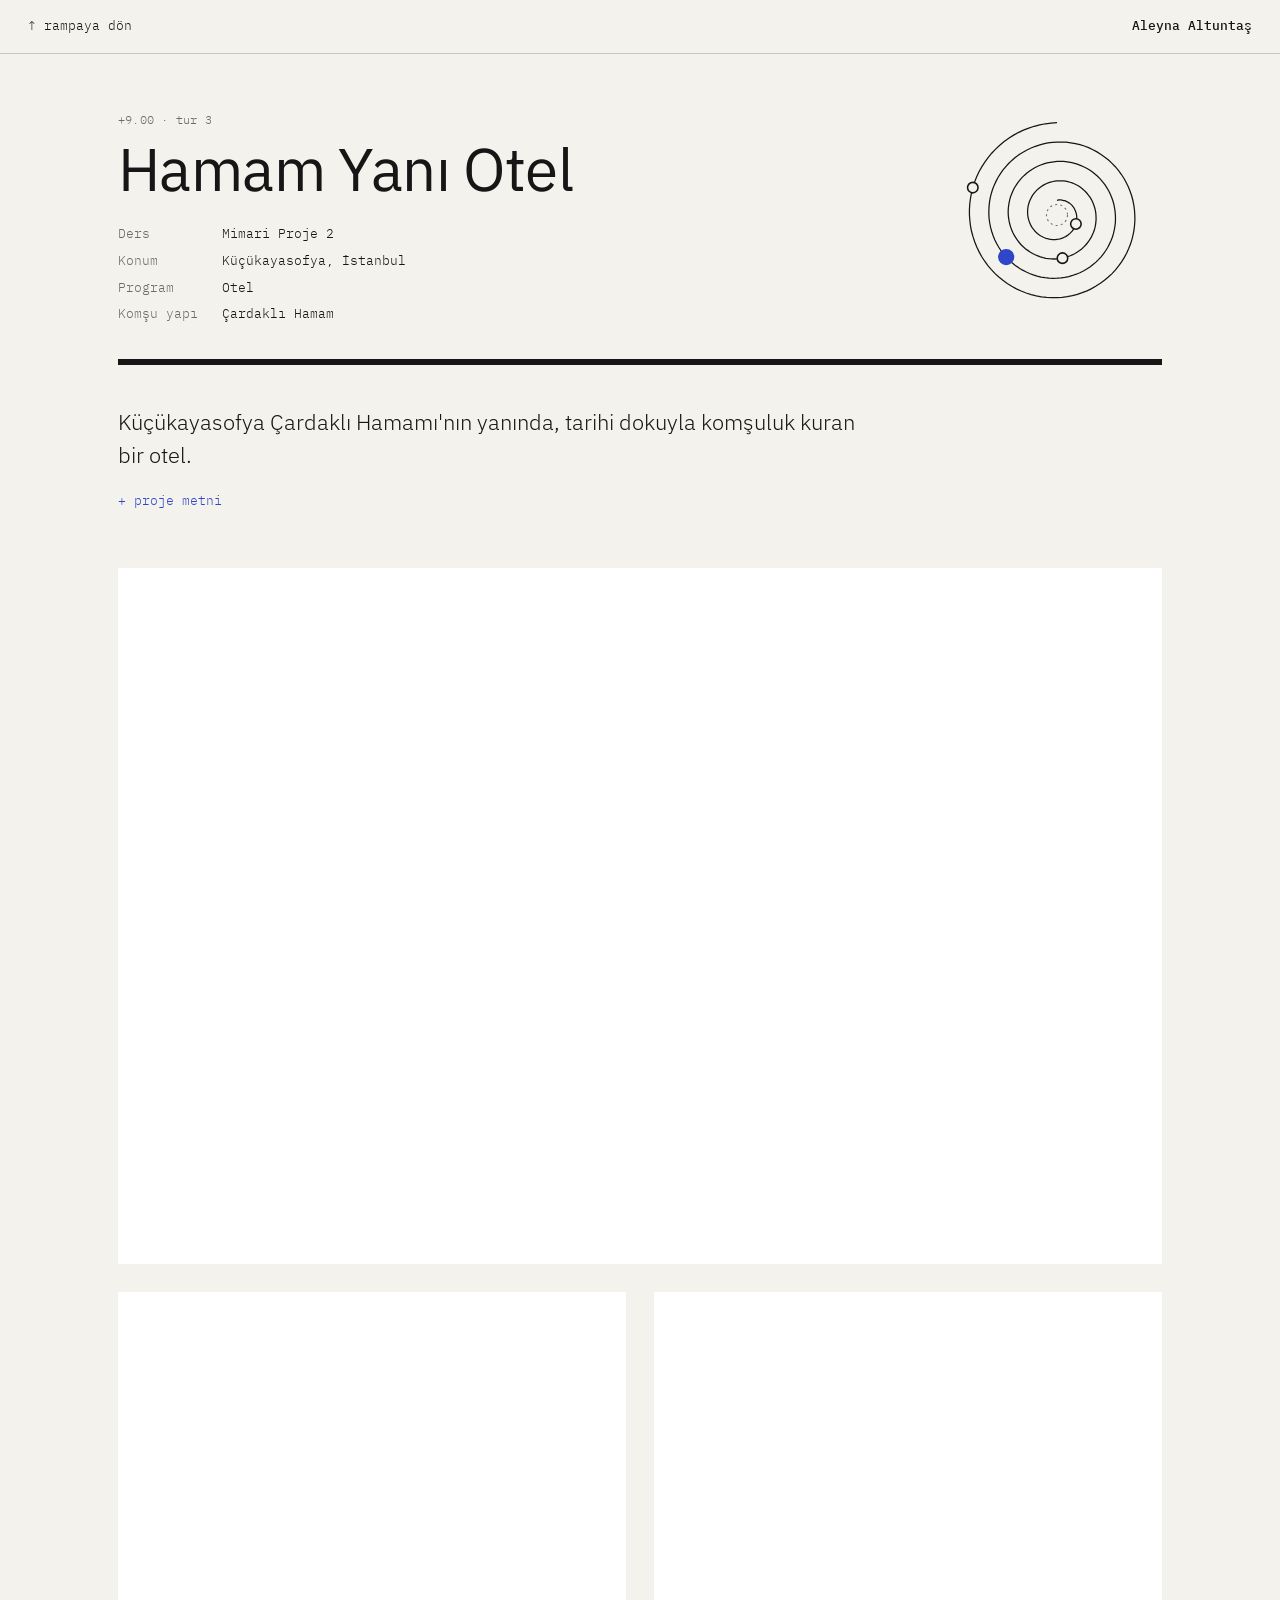
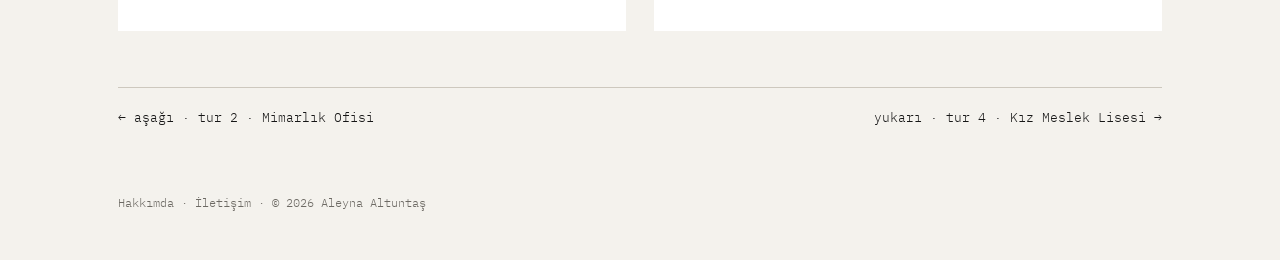
<file: otel.html>
<!DOCTYPE html>
<html lang="tr">
<head>
  <meta charset="UTF-8">
  <meta name="viewport" content="width=device-width, initial-scale=1.0">
  <title>Hamam Yanı Otel · Aleyna Altuntaş</title>
  <meta name="description" content="Küçükayasofya Çardaklı Hamamı'nın yanında, tarihi dokuyla komşuluk kuran bir otel.">
  <link rel="preconnect" href="https://fonts.googleapis.com">
  <link rel="preconnect" href="https://fonts.gstatic.com" crossorigin>
  <link href="https://fonts.googleapis.com/css2?family=IBM+Plex+Mono:wght@400;500&family=IBM+Plex+Sans:wght@300;400;500&display=swap" rel="stylesheet">
  <link rel="stylesheet" href="style.css">
</head>
<body>

  <header class="topbar">
    <a class="back" href="index.html">↑ rampaya dön</a>
    <a class="topbar__name" href="index.html">Aleyna Altuntaş</a>
  </header>

  <main class="project">
    <div class="project__head">
      <div>
        <p class="kot">+9.00 · tur 3</p>
        <h1>Hamam Yanı Otel</h1>
        <dl class="meta">
            <dt>Ders</dt><dd>Mimari Proje 2</dd>
            <dt>Konum</dt><dd>Küçükayasofya, İstanbul</dd>
            <dt>Program</dt><dd>Otel</dd>
            <dt>Komşu yapı</dt><dd>Çardaklı Hamam</dd>
            
        </dl>
      </div>
      <figure class="map">
        <svg viewBox="0 0 200 200" role="img" aria-labelledby="map-t">
          <title id="map-t">Rampanın plan görünüşü: tur 3 vurgulu</title>
          <circle class="void" cx="100" cy="100" r="10"/>
          <path class="ramp-line" d="M100.0 86.0 L100.9 85.8 L101.8 85.7 L102.7 85.7 L103.7 85.7 L104.6 85.8 L105.6 86.0 L106.5 86.2 L107.5 86.4 L108.4 86.8 L109.3 87.2 L110.2 87.6 L111.1 88.2 L112.0 88.8 L112.8 89.4 L113.6 90.1 L114.3 90.9 L115.0 91.7 L115.7 92.6 L116.3 93.6 L116.8 94.5 L117.3 95.6 L117.7 96.6 L118.1 97.7 L118.4 98.8 L118.6 100.0 L118.8 101.2 L118.8 102.4 L118.8 103.6 L118.8 104.8 L118.6 106.0 L118.3 107.3 L118.0 108.5 L117.6 109.7 L117.1 110.9 L116.6 112.0 L115.9 113.2 L115.2 114.3 L114.4 115.3 L113.5 116.3 L112.6 117.3 L111.6 118.2 L110.5 119.1 L109.3 119.9 L108.2 120.6 L106.9 121.2 L105.6 121.8 L104.3 122.3 L102.9 122.7 L101.4 123.0 L100.0 123.2 L98.5 123.4 L97.0 123.4 L95.5 123.4 L94.0 123.2 L92.5 123.0 L91.0 122.6 L89.5 122.2 L88.1 121.7 L86.6 121.0 L85.2 120.3 L83.9 119.5 L82.6 118.6 L81.3 117.6 L80.1 116.5 L78.9 115.3 L77.9 114.0 L76.9 112.7 L75.9 111.3 L75.1 109.9 L74.4 108.3 L73.7 106.7 L73.2 105.1 L72.7 103.4 L72.4 101.7 L72.1 100.0 L72.0 98.2 L72.0 96.5 L72.1 94.7 L72.3 92.9 L72.6 91.1 L73.1 89.3 L73.6 87.6 L74.3 85.9 L75.1 84.2 L76.0 82.5 L77.0 80.9 L78.1 79.4 L79.3 77.9 L80.6 76.5 L82.0 75.2 L83.5 74.0 L85.1 72.8 L86.7 71.8 L88.4 70.8 L90.2 70.0 L92.1 69.2 L94.0 68.6 L96.0 68.1 L98.0 67.7 L100.0 67.5 L102.1 67.4 L104.1 67.4 L106.2 67.5 L108.3 67.8 L110.3 68.2 L112.4 68.8 L114.4 69.4 L116.4 70.2 L118.3 71.2 L120.2 72.2 L122.0 73.4 L123.8 74.7 L125.4 76.1 L127.0 77.6 L128.5 79.3 L129.9 81.0 L131.2 82.8 L132.4 84.7 L133.5 86.7 L134.4 88.8 L135.2 91.0 L135.9 93.1 L136.5 95.4 L136.9 97.7 L137.1 100.0 L137.2 102.3 L137.2 104.7 L137.0 107.1 L136.7 109.4 L136.2 111.8 L135.6 114.1 L134.8 116.4 L133.8 118.6 L132.8 120.8 L131.5 122.9 L130.2 125.0 L128.7 126.9 L127.1 128.8 L125.3 130.6 L123.5 132.3 L121.5 133.8 L119.4 135.3 L117.2 136.6 L115.0 137.8 L112.6 138.8 L110.2 139.7 L107.7 140.5 L105.2 141.1 L102.6 141.5 L100.0 141.8 L97.4 141.9 L94.7 141.8 L92.1 141.6 L89.4 141.2 L86.8 140.6 L84.2 139.9 L81.7 138.9 L79.2 137.9 L76.7 136.7 L74.4 135.3 L72.1 133.7 L69.9 132.1 L67.8 130.2 L65.8 128.3 L64.0 126.2 L62.3 124.0 L60.7 121.6 L59.2 119.2 L57.9 116.7 L56.8 114.0 L55.8 111.3 L55.0 108.6 L54.4 105.8 L53.9 102.9 L53.6 100.0 L53.5 97.1 L53.6 94.1 L53.9 91.2 L54.4 88.3 L55.0 85.4 L55.8 82.5 L56.9 79.7 L58.1 76.9 L59.4 74.3 L61.0 71.7 L62.7 69.1 L64.6 66.7 L66.6 64.4 L68.8 62.3 L71.1 60.2 L73.6 58.3 L76.1 56.6 L78.8 55.0 L81.6 53.6 L84.5 52.4 L87.5 51.3 L90.5 50.4 L93.7 49.8 L96.8 49.3 L100.0 49.0 L103.2 48.9 L106.4 49.0 L109.7 49.4 L112.9 49.9 L116.0 50.6 L119.2 51.5 L122.3 52.7 L125.3 54.0 L128.2 55.5 L131.1 57.2 L133.8 59.1 L136.4 61.2 L138.9 63.4 L141.3 65.8 L143.5 68.4 L145.6 71.1 L147.4 73.9 L149.2 76.9 L150.7 79.9 L152.0 83.1 L153.2 86.4 L154.1 89.7 L154.8 93.1 L155.3 96.5 L155.6 100.0 L155.7 103.5 L155.6 107.0 L155.2 110.5 L154.6 114.0 L153.8 117.5 L152.8 120.9 L151.5 124.2 L150.0 127.5 L148.4 130.7 L146.5 133.8 L144.4 136.8 L142.2 139.6 L139.7 142.3 L137.1 144.9 L134.3 147.2 L131.4 149.5 L128.3 151.5 L125.1 153.3 L121.8 155.0 L118.3 156.4 L114.8 157.6 L111.2 158.6 L107.5 159.4 L103.8 159.9 L100.0 160.2 L96.2 160.3 L92.4 160.1 L88.6 159.7 L84.8 159.1 L81.1 158.2 L77.4 157.1 L73.8 155.7 L70.3 154.1 L66.8 152.3 L63.5 150.2 L60.3 148.0 L57.2 145.5 L54.3 142.9 L51.6 140.1 L49.0 137.0 L46.6 133.9 L44.4 130.5 L42.5 127.1 L40.7 123.5 L39.2 119.8 L37.9 115.9 L36.8 112.1 L36.0 108.1 L35.4 104.1 L35.1 100.0 L35.1 95.9 L35.3 91.8 L35.7 87.7 L36.4 83.7 L37.4 79.7 L38.6 75.7 L40.1 71.8 L41.9 68.0 L43.8 64.3 L46.0 60.8 L48.4 57.3 L51.1 54.1 L53.9 51.0 L57.0 48.0 L60.2 45.3 L63.7 42.7 L67.2 40.4 L71.0 38.3 L74.8 36.4 L78.8 34.8 L82.9 33.4 L87.1 32.3 L91.3 31.4 L95.6 30.8 L100.0 30.5 L104.4 30.5 L108.8 30.7 L113.1 31.2 L117.5 32.0 L121.8 33.0 L126.0 34.3 L130.1 35.9 L134.2 37.8 L138.1 39.9 L141.9 42.3 L145.6 44.9 L149.1 47.7 L152.4 50.8 L155.5 54.0 L158.5 57.5 L161.2 61.2 L163.7 65.0 L165.9 69.0 L167.9 73.1 L169.6 77.4 L171.1 81.7 L172.3 86.2 L173.2 90.8 L173.8 95.4 L174.1 100.0 L174.2 104.7 L173.9 109.3 L173.4 114.0 L172.5 118.6 L171.4 123.2 L170.0 127.7 L168.2 132.1 L166.3 136.4 L164.0 140.6 L161.5 144.7 L158.7 148.5 L155.7 152.3 L152.4 155.8 L148.9 159.1 L145.2 162.2 L141.3 165.1 L137.2 167.7 L133.0 170.1 L128.6 172.2 L124.0 174.0 L119.4 175.6 L114.7 176.8 L109.8 177.8 L104.9 178.4 L100.0 178.8 L95.0 178.8 L90.1 178.5 L85.1 177.9 L80.2 177.0 L75.4 175.8 L70.6 174.3 L65.9 172.4 L61.3 170.3 L56.9 167.9 L52.6 165.2 L48.5 162.2 L44.6 159.0 L40.8 155.6 L37.3 151.8 L34.0 147.9 L31.0 143.8 L28.2 139.5 L25.7 134.9 L23.5 130.3 L21.6 125.5 L20.0 120.6 L18.6 115.5 L17.6 110.4 L17.0 105.2 L16.6 100.0 L16.6 94.8 L16.9 89.5 L17.6 84.3 L18.5 79.1 L19.8 73.9 L21.4 68.9 L23.4 63.9 L25.6 59.1 L28.2 54.4 L31.1 49.9 L34.2 45.6 L37.6 41.4 L41.3 37.5 L45.2 33.8 L49.4 30.3 L53.7 27.1 L58.3 24.2 L63.1 21.5 L68.0 19.2 L73.1 17.2 L78.3 15.5 L83.6 14.1 L89.0 13.1 L94.5 12.4 L100.0 12.0"/>
          <a href="rolove.html" aria-label="Tur 1: Sivil Mimarlık Örneği"><circle class="" cx="118.0" cy="108.5" r="5"><title>Tur 1 · Sivil Mimarlık Örneği</title></circle></a><a href="ofis.html" aria-label="Tur 2: Mimarlık Ofisi"><circle class="" cx="105.2" cy="141.1" r="5"><title>Tur 2 · Mimarlık Ofisi</title></circle></a><a href="otel.html" aria-label="Tur 3: Hamam Yanı Otel"><circle class="here" cx="51.6" cy="140.1" r="7"><title>Tur 3 · Hamam Yanı Otel</title></circle></a><a href="okul.html" aria-label="Tur 4: Kız Meslek Lisesi"><circle class="" cx="19.8" cy="73.9" r="5"><title>Tur 4 · Kız Meslek Lisesi</title></circle></a>
        </svg>
      </figure>
    </div>

    <p class="lead">Küçükayasofya Çardaklı Hamamı'nın yanında, tarihi dokuyla komşuluk kuran bir otel.</p>

    <details class="more">
      <summary>proje metni</summary>
     
      <p>Küçükayasofya’da Çardaklı Hamamı yanında bir otel projesi geliştirdim. Tarihi çevreyle kurulan ilişkiyi tasarımın temel noktalarından biri olarak ele aldım. Konaklama ve ortak kullanım alanlarını düzenlerken, kullanıcı ihtiyaçlarına yanıt veren ve çevresinin ölçeğine uyum sağlayan bir yapı oluşturmayı amaçladım.</p>
    </details>

    <section class="gallery" aria-label="Görseller">
      <figure>
        <img src="otel-1.jpg" alt="Hamam Yanı Otel: vaziyet planı" loading="lazy">
        
      </figure>
      <figure>
        <img src="otel-2.jpg" alt="Hamam Yanı Otel: kesit" loading="lazy">
        
      </figure>
      <figure>
        <img src="otel-3.jpg" alt="Hamam Yanı Otel: görünüş / render" loading="lazy">
        
      </figure>
    </section>

    <nav class="turnav" aria-label="Turlar arası geçiş">
      <a href="ofis.html">← aşağı · tur 2 · Mimarlık Ofisi</a>
      <a href="okul.html">yukarı · tur 4 · Kız Meslek Lisesi →</a>
    </nav>
  </main>

  <footer class="foot">
    <a href="hakkimda.html">Hakkımda</a> · <a href="iletisim.html">İletişim</a> · © 2026 Aleyna Altuntaş
  </footer>

</body>
</html>
</file>
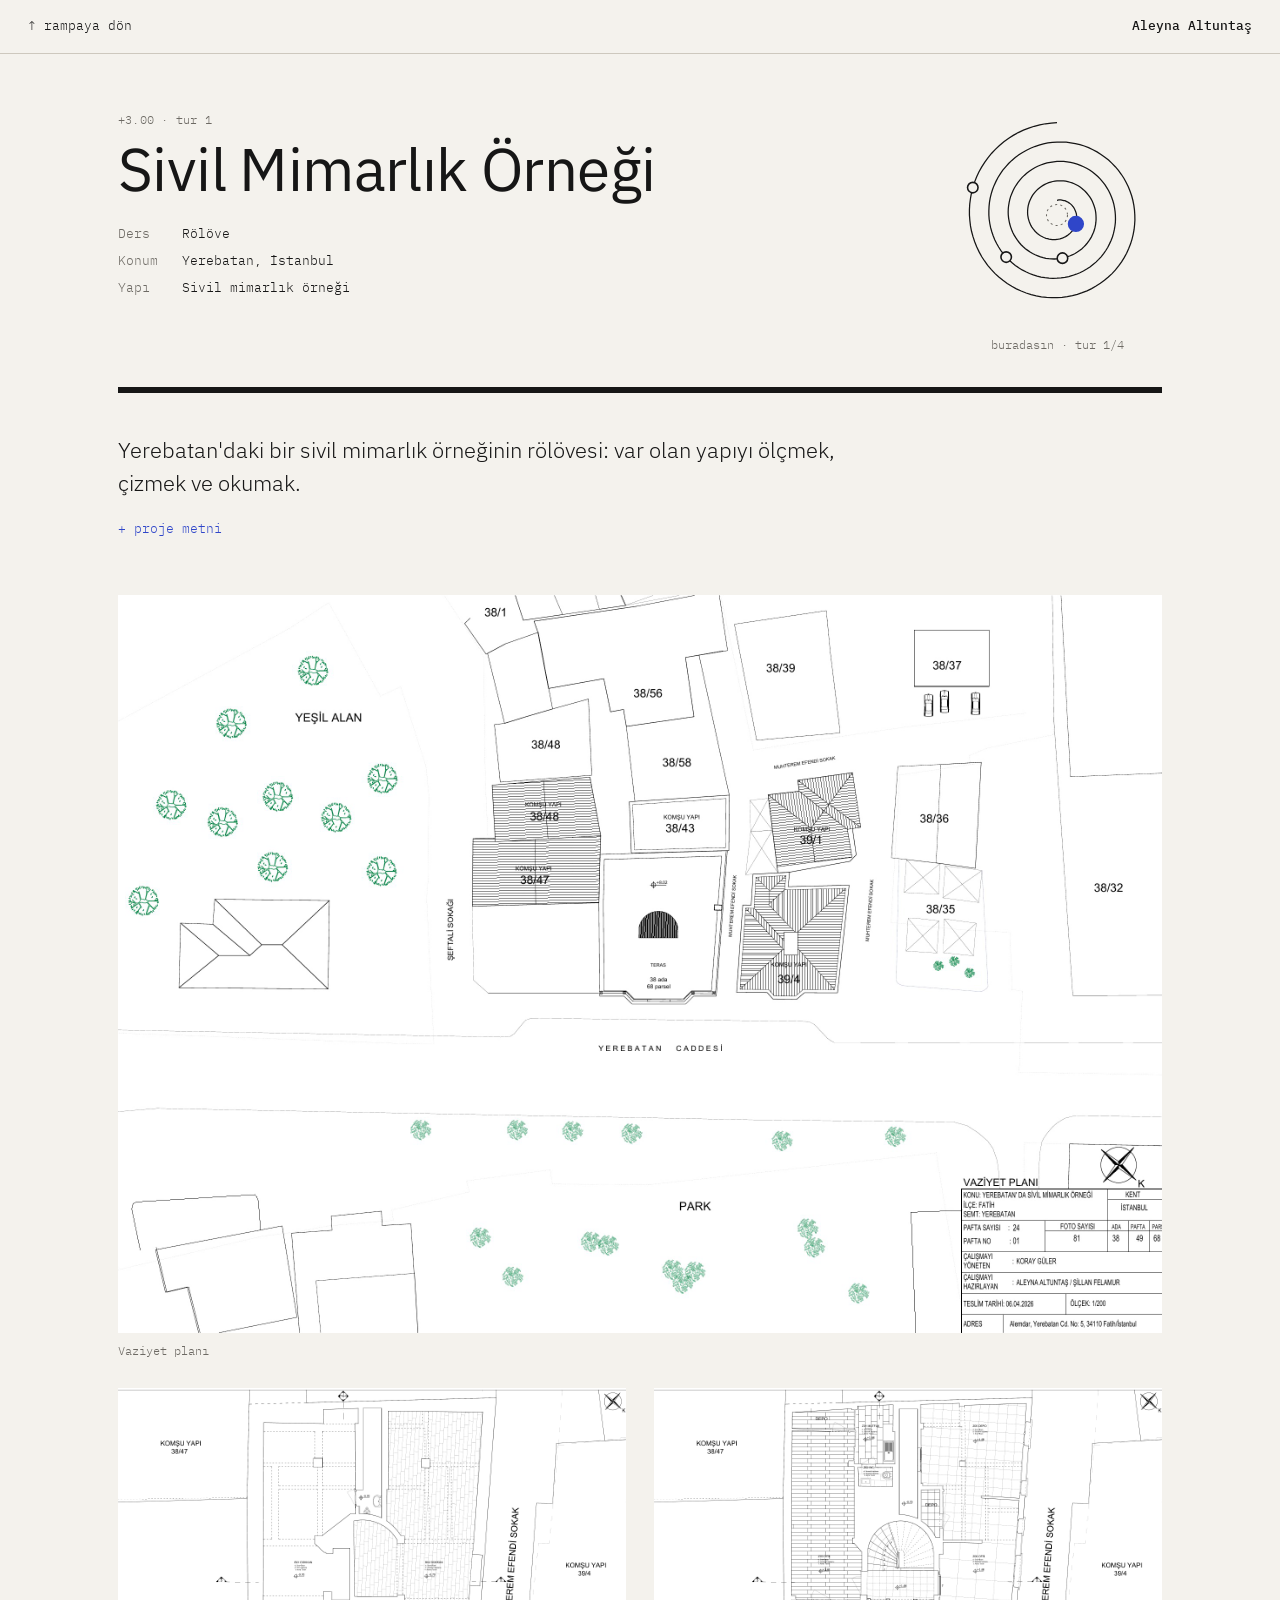
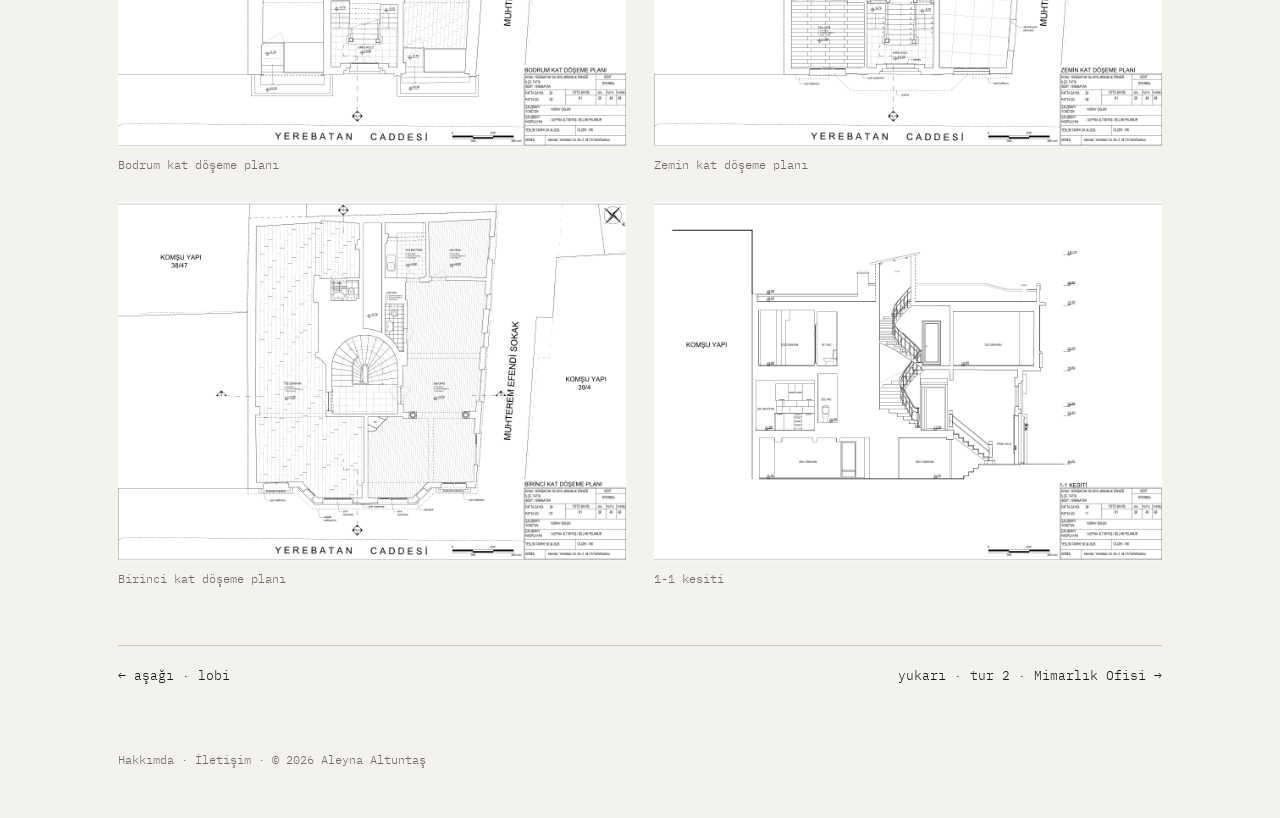
<file: rolove.html>
<!DOCTYPE html>
<html lang="tr">
<head>
  <meta charset="UTF-8">
  <meta name="viewport" content="width=device-width, initial-scale=1.0">
  <title>Sivil Mimarlık Örneği · Aleyna Altuntaş</title>
  <meta name="description" content="Yerebatan'daki bir sivil mimarlık örneğinin rölövesi: var olan yapıyı ölçmek, çizmek ve okumak.">
  <link rel="preconnect" href="https://fonts.googleapis.com">
  <link rel="preconnect" href="https://fonts.gstatic.com" crossorigin>
  <link href="https://fonts.googleapis.com/css2?family=IBM+Plex+Mono:wght@400;500&family=IBM+Plex+Sans:wght@300;400;500&display=swap" rel="stylesheet">
  <link rel="stylesheet" href="style.css">
</head>
<body>

  <header class="topbar">
    <a class="back" href="index.html">↑ rampaya dön</a>
    <a class="topbar__name" href="index.html">Aleyna Altuntaş</a>
  </header>

  <main class="project">
    <div class="project__head">
      <div>
        <p class="kot">+3.00 · tur 1</p>
        <h1>Sivil Mimarlık Örneği</h1>
        <dl class="meta">
            <dt>Ders</dt><dd>Rölöve</dd>
            <dt>Konum</dt><dd>Yerebatan, İstanbul</dd>
            <dt>Yapı</dt><dd>Sivil mimarlık örneği</dd>
            
        </dl>
      </div>
      <figure class="map">
        <svg viewBox="0 0 200 200" role="img" aria-labelledby="map-t">
          <title id="map-t">Rampanın plan görünüşü: tur 1 vurgulu</title>
          <circle class="void" cx="100" cy="100" r="10"/>
          <path class="ramp-line" d="M100.0 86.0 L100.9 85.8 L101.8 85.7 L102.7 85.7 L103.7 85.7 L104.6 85.8 L105.6 86.0 L106.5 86.2 L107.5 86.4 L108.4 86.8 L109.3 87.2 L110.2 87.6 L111.1 88.2 L112.0 88.8 L112.8 89.4 L113.6 90.1 L114.3 90.9 L115.0 91.7 L115.7 92.6 L116.3 93.6 L116.8 94.5 L117.3 95.6 L117.7 96.6 L118.1 97.7 L118.4 98.8 L118.6 100.0 L118.8 101.2 L118.8 102.4 L118.8 103.6 L118.8 104.8 L118.6 106.0 L118.3 107.3 L118.0 108.5 L117.6 109.7 L117.1 110.9 L116.6 112.0 L115.9 113.2 L115.2 114.3 L114.4 115.3 L113.5 116.3 L112.6 117.3 L111.6 118.2 L110.5 119.1 L109.3 119.9 L108.2 120.6 L106.9 121.2 L105.6 121.8 L104.3 122.3 L102.9 122.7 L101.4 123.0 L100.0 123.2 L98.5 123.4 L97.0 123.4 L95.5 123.4 L94.0 123.2 L92.5 123.0 L91.0 122.6 L89.5 122.2 L88.1 121.7 L86.6 121.0 L85.2 120.3 L83.9 119.5 L82.6 118.6 L81.3 117.6 L80.1 116.5 L78.9 115.3 L77.9 114.0 L76.9 112.7 L75.9 111.3 L75.1 109.9 L74.4 108.3 L73.7 106.7 L73.2 105.1 L72.7 103.4 L72.4 101.7 L72.1 100.0 L72.0 98.2 L72.0 96.5 L72.1 94.7 L72.3 92.9 L72.6 91.1 L73.1 89.3 L73.6 87.6 L74.3 85.9 L75.1 84.2 L76.0 82.5 L77.0 80.9 L78.1 79.4 L79.3 77.9 L80.6 76.5 L82.0 75.2 L83.5 74.0 L85.1 72.8 L86.7 71.8 L88.4 70.8 L90.2 70.0 L92.1 69.2 L94.0 68.6 L96.0 68.1 L98.0 67.7 L100.0 67.5 L102.1 67.4 L104.1 67.4 L106.2 67.5 L108.3 67.8 L110.3 68.2 L112.4 68.8 L114.4 69.4 L116.4 70.2 L118.3 71.2 L120.2 72.2 L122.0 73.4 L123.8 74.7 L125.4 76.1 L127.0 77.6 L128.5 79.3 L129.9 81.0 L131.2 82.8 L132.4 84.7 L133.5 86.7 L134.4 88.8 L135.2 91.0 L135.9 93.1 L136.5 95.4 L136.9 97.7 L137.1 100.0 L137.2 102.3 L137.2 104.7 L137.0 107.1 L136.7 109.4 L136.2 111.8 L135.6 114.1 L134.8 116.4 L133.8 118.6 L132.8 120.8 L131.5 122.9 L130.2 125.0 L128.7 126.9 L127.1 128.8 L125.3 130.6 L123.5 132.3 L121.5 133.8 L119.4 135.3 L117.2 136.6 L115.0 137.8 L112.6 138.8 L110.2 139.7 L107.7 140.5 L105.2 141.1 L102.6 141.5 L100.0 141.8 L97.4 141.9 L94.7 141.8 L92.1 141.6 L89.4 141.2 L86.8 140.6 L84.2 139.9 L81.7 138.9 L79.2 137.9 L76.7 136.7 L74.4 135.3 L72.1 133.7 L69.9 132.1 L67.8 130.2 L65.8 128.3 L64.0 126.2 L62.3 124.0 L60.7 121.6 L59.2 119.2 L57.9 116.7 L56.8 114.0 L55.8 111.3 L55.0 108.6 L54.4 105.8 L53.9 102.9 L53.6 100.0 L53.5 97.1 L53.6 94.1 L53.9 91.2 L54.4 88.3 L55.0 85.4 L55.8 82.5 L56.9 79.7 L58.1 76.9 L59.4 74.3 L61.0 71.7 L62.7 69.1 L64.6 66.7 L66.6 64.4 L68.8 62.3 L71.1 60.2 L73.6 58.3 L76.1 56.6 L78.8 55.0 L81.6 53.6 L84.5 52.4 L87.5 51.3 L90.5 50.4 L93.7 49.8 L96.8 49.3 L100.0 49.0 L103.2 48.9 L106.4 49.0 L109.7 49.4 L112.9 49.9 L116.0 50.6 L119.2 51.5 L122.3 52.7 L125.3 54.0 L128.2 55.5 L131.1 57.2 L133.8 59.1 L136.4 61.2 L138.9 63.4 L141.3 65.8 L143.5 68.4 L145.6 71.1 L147.4 73.9 L149.2 76.9 L150.7 79.9 L152.0 83.1 L153.2 86.4 L154.1 89.7 L154.8 93.1 L155.3 96.5 L155.6 100.0 L155.7 103.5 L155.6 107.0 L155.2 110.5 L154.6 114.0 L153.8 117.5 L152.8 120.9 L151.5 124.2 L150.0 127.5 L148.4 130.7 L146.5 133.8 L144.4 136.8 L142.2 139.6 L139.7 142.3 L137.1 144.9 L134.3 147.2 L131.4 149.5 L128.3 151.5 L125.1 153.3 L121.8 155.0 L118.3 156.4 L114.8 157.6 L111.2 158.6 L107.5 159.4 L103.8 159.9 L100.0 160.2 L96.2 160.3 L92.4 160.1 L88.6 159.7 L84.8 159.1 L81.1 158.2 L77.4 157.1 L73.8 155.7 L70.3 154.1 L66.8 152.3 L63.5 150.2 L60.3 148.0 L57.2 145.5 L54.3 142.9 L51.6 140.1 L49.0 137.0 L46.6 133.9 L44.4 130.5 L42.5 127.1 L40.7 123.5 L39.2 119.8 L37.9 115.9 L36.8 112.1 L36.0 108.1 L35.4 104.1 L35.1 100.0 L35.1 95.9 L35.3 91.8 L35.7 87.7 L36.4 83.7 L37.4 79.7 L38.6 75.7 L40.1 71.8 L41.9 68.0 L43.8 64.3 L46.0 60.8 L48.4 57.3 L51.1 54.1 L53.9 51.0 L57.0 48.0 L60.2 45.3 L63.7 42.7 L67.2 40.4 L71.0 38.3 L74.8 36.4 L78.8 34.8 L82.9 33.4 L87.1 32.3 L91.3 31.4 L95.6 30.8 L100.0 30.5 L104.4 30.5 L108.8 30.7 L113.1 31.2 L117.5 32.0 L121.8 33.0 L126.0 34.3 L130.1 35.9 L134.2 37.8 L138.1 39.9 L141.9 42.3 L145.6 44.9 L149.1 47.7 L152.4 50.8 L155.5 54.0 L158.5 57.5 L161.2 61.2 L163.7 65.0 L165.9 69.0 L167.9 73.1 L169.6 77.4 L171.1 81.7 L172.3 86.2 L173.2 90.8 L173.8 95.4 L174.1 100.0 L174.2 104.7 L173.9 109.3 L173.4 114.0 L172.5 118.6 L171.4 123.2 L170.0 127.7 L168.2 132.1 L166.3 136.4 L164.0 140.6 L161.5 144.7 L158.7 148.5 L155.7 152.3 L152.4 155.8 L148.9 159.1 L145.2 162.2 L141.3 165.1 L137.2 167.7 L133.0 170.1 L128.6 172.2 L124.0 174.0 L119.4 175.6 L114.7 176.8 L109.8 177.8 L104.9 178.4 L100.0 178.8 L95.0 178.8 L90.1 178.5 L85.1 177.9 L80.2 177.0 L75.4 175.8 L70.6 174.3 L65.9 172.4 L61.3 170.3 L56.9 167.9 L52.6 165.2 L48.5 162.2 L44.6 159.0 L40.8 155.6 L37.3 151.8 L34.0 147.9 L31.0 143.8 L28.2 139.5 L25.7 134.9 L23.5 130.3 L21.6 125.5 L20.0 120.6 L18.6 115.5 L17.6 110.4 L17.0 105.2 L16.6 100.0 L16.6 94.8 L16.9 89.5 L17.6 84.3 L18.5 79.1 L19.8 73.9 L21.4 68.9 L23.4 63.9 L25.6 59.1 L28.2 54.4 L31.1 49.9 L34.2 45.6 L37.6 41.4 L41.3 37.5 L45.2 33.8 L49.4 30.3 L53.7 27.1 L58.3 24.2 L63.1 21.5 L68.0 19.2 L73.1 17.2 L78.3 15.5 L83.6 14.1 L89.0 13.1 L94.5 12.4 L100.0 12.0"/>
          <a href="rolove.html" aria-label="Tur 1: Sivil Mimarlık Örneği"><circle class="here" cx="118.0" cy="108.5" r="7"><title>Tur 1 · Sivil Mimarlık Örneği</title></circle></a><a href="ofis.html" aria-label="Tur 2: Mimarlık Ofisi"><circle class="" cx="105.2" cy="141.1" r="5"><title>Tur 2 · Mimarlık Ofisi</title></circle></a><a href="otel.html" aria-label="Tur 3: Hamam Yanı Otel"><circle class="" cx="51.6" cy="140.1" r="5"><title>Tur 3 · Hamam Yanı Otel</title></circle></a><a href="okul.html" aria-label="Tur 4: Kız Meslek Lisesi"><circle class="" cx="19.8" cy="73.9" r="5"><title>Tur 4 · Kız Meslek Lisesi</title></circle></a>
        </svg>
        <figcaption>buradasın · tur 1/4</figcaption>
      </figure>
    </div>

    <p class="lead">Yerebatan'daki bir sivil mimarlık örneğinin rölövesi: var olan yapıyı ölçmek, çizmek ve okumak.</p>

    <details class="more">
      <summary>proje metni</summary>
      
      <p>Yapı; İstanbul İli, Fatih İlçesi, Alemdar Mahallesi, 38 ada, 68 parselde, Yerebatan Caddesi
üzerinde, 5 kapı numarası ile yer almaktadır. 68 parselin yüz ölçümü tapu kayıtlarına göre 147,50
m² dir. Batıda 43 parsele, güneyde ise 47 parsele bitişik nizamdadır. Ayasofya Camii’nin batısında,
Yerebatan Caddesi’yle dik olarak kesişen Muhterem Efendi sokağının köşesinde konumlanan yapı
Yerebatan Sarnıcı’nın üzerine isabet etmektedir. Apartman vasıflı yapı;bodrum kat, zemin kat ve
birinci kat olmak üzere toplam 3 kattan oluşmaktadır.</p>
    </details>

    <section class="gallery" aria-label="Görseller">
      <figure>
        <img src="rolove-1.jpg" alt="Sivil Mimarlık Örneği: vaziyet planı" loading="lazy">
        <figcaption>Vaziyet planı</figcaption>
      </figure>
      <figure>
        <img src="rolove-2.jpg" alt="Sivil Mimarlık Örneği: bodrum kat döşeme planı" loading="lazy">
        <figcaption>Bodrum kat döşeme planı</figcaption>
      </figure>
      <figure>
        <img src="rolove-3.jpg" alt="Sivil Mimarlık Örneği: zemin kat döşeme planı" loading="lazy">
        <figcaption>Zemin kat döşeme planı</figcaption>
      </figure>
      <figure>
        <img src="rolove-4.jpg" alt="Sivil Mimarlık Örneği: birinci kat döşeme planı" loading="lazy">
        <figcaption>Birinci kat döşeme planı</figcaption>
      </figure>
      <figure>
        <img src="rolove-5.jpg" alt="Sivil Mimarlık Örneği: 1-1 kesiti" loading="lazy">
        <figcaption>1-1 kesiti</figcaption>
      </figure>
    </section>

    <nav class="turnav" aria-label="Turlar arası geçiş">
      <a href="index.html">← aşağı · lobi</a>
      <a href="ofis.html">yukarı · tur 2 · Mimarlık Ofisi →</a>
    </nav>
  </main>

  <footer class="foot">
    <a href="hakkimda.html">Hakkımda</a> · <a href="iletisim.html">İletişim</a> · © 2026 Aleyna Altuntaş
  </footer>

</body>
</html>
</file>
<file: style.css>
/* =========================================================
   Aleyna Altuntaş · Portfolyo
   Konsept: Guggenheim rampası. Ziyaretçi tavan ışığının
   altından girer, kaydırdıkça eğimli turlardan aşağı iner,
   zemin katta lobiye (hakkımda / iletişim) ulaşır.
   ========================================================= */

/* ---------- 1. Temel ayarlar ---------- */
*,
*::before,
*::after {
  box-sizing: border-box;
  margin: 0;
  padding: 0;
}

:root {
  --paper: #f4f2ed;   /* kâğıt / beton beyazı */
  --ink: #161616;     /* çizgi ve metin */
  --muted: #6d6a64;   /* ikincil metin */
  --hair: #cdc8be;    /* ince çizgiler */
  --accent: #2f46c9;  /* tek vurgu rengi: mürekkep mavisi */
  --slab: 6px;        /* döşeme kalınlığı */
  --mono: "IBM Plex Mono", ui-monospace, monospace;
  --sans: "IBM Plex Sans", system-ui, sans-serif;
}

html {
  scroll-behavior: smooth;
}

body {
  background: var(--paper);
  color: var(--ink);
  font-family: var(--sans);
  font-weight: 300;
  line-height: 1.6;
}

a {
  color: inherit;
  text-decoration: none;
}

a:focus-visible {
  outline: 2px solid var(--accent);
  outline-offset: 4px;
}

img {
  display: block;
  max-width: 100%;
  height: auto;
}

.kot {
  font-family: var(--mono);
  font-size: 12px;
  color: var(--muted);
  letter-spacing: 0.02em;
}

/* Doldurulacak yer tutucular: sarı vurgulu görünür.
   Metni yazınca class="todo"yu sil. */
.todo {
  background: #fff1a6;
}

/* ---------- 2. Ana sayfa: spiral rampa ---------- */
.sr-only {
  position: absolute;
  width: 1px;
  height: 1px;
  overflow: hidden;
  clip: rect(0 0 0 0);
  white-space: nowrap;
}

.home {
  min-height: 100vh;
  display: flex;
  flex-direction: column;
}

.stage {
  flex: 1;
  display: flex;
  align-items: center;
  justify-content: center;
  padding: 16px;
}

.spiral {
  width: min(100%, calc(100vh - 80px));
  height: auto;
  overflow: visible;
}

/* spiralin turları */
.turn__hit {
  fill: none;
  stroke: transparent;
  stroke-width: 50;           /* tıklama alanı: çizgiden geniş */
  pointer-events: stroke;
}

.turn__line {
  fill: none;
  stroke: var(--ink);
  stroke-width: 3;
  stroke-linecap: round;
  stroke-dasharray: 1;
  stroke-dashoffset: 1;
  animation: draw 1s ease forwards;
  transition: stroke 0.3s, stroke-width 0.3s;
  pointer-events: none;
}

/* açılışta spiral içten dışa doğru çizilir */
.turn--1 .turn__line { animation-delay: 0.1s; }
.turn--2 .turn__line { animation-delay: 0.9s; }
.turn--3 .turn__line { animation-delay: 1.7s; }
.turn--4 .turn__line { animation-delay: 2.5s; }

@keyframes draw {
  to {
    stroke-dashoffset: 0;
  }
}

.turn__dot {
  fill: var(--paper);
  stroke: var(--ink);
  stroke-width: 1.5;
  transition: fill 0.3s, stroke 0.3s;
}

.turn__num {
  font-family: var(--mono);
  font-size: 15px;
  text-anchor: middle;
  fill: var(--ink);
  pointer-events: none;
}

/* merkez: hakkımda; üzerine gelinen turun görseli burada belirir */
.core__ring {
  fill: transparent;           /* merkezin tamamı tıklanabilir */
  stroke: var(--muted);
  stroke-dasharray: 3 5;
}

.core__img,
.turn__img {
  opacity: 0;
  transition: opacity 0.4s ease;
  pointer-events: none;
}

.core__name {
  transition: opacity 0.3s ease;
  pointer-events: none;
}

.core__t {
  font-family: var(--mono);
  font-size: 18px;
  text-anchor: middle;
  fill: var(--muted);
}

.core:hover .core__img,
.core:focus-visible .core__img {
  opacity: 1;
}

.core:hover .core__name {
  opacity: 0;
}

/* bir turun üzerine gelince: tur maviye döner, görseli merkezde açılır */
.turn:hover .turn__line,
.turn:focus-visible .turn__line {
  stroke: var(--accent);
  stroke-width: 7;
}

.turn:hover .turn__dot,
.turn:focus-visible .turn__dot {
  fill: var(--accent);
  stroke: var(--accent);
}

.turn:hover .turn__num,
.turn:focus-visible .turn__num {
  fill: var(--paper);
}

.turn:hover .turn__img,
.turn:focus-visible .turn__img {
  opacity: 1;
}

.spiral:has(.turn:hover) .core__name,
.spiral:has(.turn:focus-visible) .core__name {
  opacity: 0;
}

/* sol üst: ad soyad ve üzerine gelinen yerin bilgisi */
.home__head {
  position: fixed;
  top: 24px;
  left: 28px;
  z-index: 5;
  max-width: 320px;
}

.home__head h1 {
  font-family: var(--mono);
  font-weight: 400;
  font-size: clamp(22px, 2.6vw, 30px);
  letter-spacing: -0.01em;
  line-height: 1.15;
}

.home__head {
  display: grid;
}

.now {
  grid-row: 2;
  grid-column: 1;
  margin-top: 10px;
  font-size: 20px;
  color: var(--accent);
  opacity: 0;
  transition: opacity 0.3s ease;
}

.now span,
.now em {
  display: block;
  font-family: var(--mono);
  font-style: normal;
  font-size: 12px;
  color: var(--muted);
}

.now--0 {
  font-family: var(--mono);
  font-size: 13px;
  color: var(--muted);
  opacity: 1;
}

.home:has(.turn:hover) .now--0,
.home:has(.core:hover) .now--0,
.home:has(.exit:hover) .now--0 {
  opacity: 0;
}

.home:has(.turn--1:hover) .now--1,
.home:has(.turn--2:hover) .now--2,
.home:has(.turn--3:hover) .now--3,
.home:has(.turn--4:hover) .now--4,
.home:has(.core:hover) .now--core,
.home:has(.exit:hover) .now--exit {
  opacity: 1;
}

/* dış uç: iletişim */
.exit__line {
  stroke: var(--ink);
  stroke-width: 3;
  stroke-linecap: round;
}

.exit__t {
  font-family: var(--mono);
  font-size: 15px;
  fill: var(--ink);
  transition: fill 0.2s;
}

.exit:hover .exit__t {
  fill: var(--accent);
}

.spiral a:focus-visible {
  outline: none;
}

/* telefon için numaralı liste (masaüstünde gizli) */
.key {
  display: none;
}

/* antet (pafta bilgi bloğu) */
.antet {
  display: flex;
  justify-content: flex-end;
  padding: 0 28px 20px;
  font-family: var(--mono);
  font-size: 11px;
}

.antet span {
  padding: 5px 12px;
  border: 1px solid var(--ink);
  margin-left: -1px;
}

.antet span:first-child {
  font-weight: 500;
}

/* ---------- 5. İç sayfalar ---------- */
.foot a,
.turnav a,
.back,
.topbar__name {
  transition: color 0.2s;
}

.foot a:hover,
.turnav a:hover,
.back:hover,
.topbar__name:hover {
  color: var(--accent);
}

.topbar {
  position: sticky;
  top: 0;
  z-index: 10;
  display: flex;
  justify-content: space-between;
  align-items: center;
  padding: 16px 28px;
  background: var(--paper);
  border-bottom: 1px solid var(--hair);
  font-family: var(--mono);
  font-size: 13px;
}

.topbar__name {
  font-weight: 500;
}

.project {
  max-width: 1100px;
  margin: 0 auto;
  padding: 56px 28px 40px;
}

.project__head {
  display: grid;
  grid-template-columns: minmax(0, 1fr) 210px;
  gap: 40px;
  align-items: start;
  padding-bottom: 32px;
  border-bottom: var(--slab) solid var(--ink);
}

.project__head--solo {
  grid-template-columns: 1fr;
}

.project h1 {
  margin: 8px 0 24px;
  font-weight: 400;
  font-size: clamp(34px, 5.5vw, 60px);
  line-height: 1.05;
  letter-spacing: -0.01em;
}

.meta {
  display: grid;
  grid-template-columns: max-content 1fr;
  gap: 6px 24px;
  font-family: var(--mono);
  font-size: 13px;
}

.meta dt {
  color: var(--muted);
}

.meta--wide {
  margin-top: 28px;
  font-size: 14px;
}

.meta a:hover {
  color: var(--accent);
}

/* Spiral harita: rampanın plan görünüşü */
.map svg {
  width: 100%;
  height: auto;
  overflow: visible;
}

.map .void {
  fill: none;
  stroke: var(--muted);
  stroke-dasharray: 2 3;
}

.map .ramp-line {
  fill: none;
  stroke: var(--ink);
  stroke-width: 1.2;
}

.map circle:not(.void) {
  fill: var(--paper);
  stroke: var(--ink);
  stroke-width: 1.5;
  transition: fill 0.2s;
}

.map a:hover circle {
  fill: var(--ink);
}

.map circle.here {
  fill: var(--accent);
  stroke: var(--accent);
}

.map figcaption {
  margin-top: 8px;
  text-align: center;
  font-family: var(--mono);
  font-size: 12px;
  color: var(--muted);
}

.lead {
  max-width: 58ch;
  margin: 40px 0 20px;
  font-size: clamp(18px, 2.2vw, 22px);
  line-height: 1.5;
}

/* "+" ile açılan proje metni (JavaScript'siz) */
.more summary {
  cursor: pointer;
  list-style: none;
  font-family: var(--mono);
  font-size: 13px;
  color: var(--accent);
}

.more summary::-webkit-details-marker {
  display: none;
}

.more summary::before {
  content: "+ ";
}

.more[open] summary::before {
  content: "− ";
}

.more p {
  max-width: 65ch;
  margin-top: 14px;
}

.gallery {
  display: grid;
  grid-template-columns: repeat(2, minmax(0, 1fr));
  gap: 28px;
  margin: 56px 0;
}

.gallery figure:first-child {
  grid-column: 1 / -1;
}

/* Paftalar: tek sütun, her pafta tam genişlikte */
.gallery--pafta {
  grid-template-columns: 1fr;
  gap: 48px;
}

.gallery--pafta img {
  border: 1px solid var(--hair);
}

.gallery figcaption {
  margin-top: 8px;
  font-family: var(--mono);
  font-size: 12px;
  color: var(--muted);
}

.turnav {
  display: flex;
  justify-content: space-between;
  flex-wrap: wrap;
  gap: 16px;
  padding-top: 20px;
  border-top: 1px solid var(--hair);
  font-family: var(--mono);
  font-size: 13px;
}

.foot {
  max-width: 1100px;
  margin: 0 auto;
  padding: 24px 28px 48px;
  font-family: var(--mono);
  font-size: 12px;
  color: var(--muted);
}

/* Hakkımda */
.about {
  display: grid;
  grid-template-columns: minmax(0, 300px) minmax(0, 1fr);
  gap: 48px;
  align-items: start;
  margin-top: 48px;
}

.about p {
  max-width: 62ch;
}

.about p + p {
  margin-top: 14px;
}

.about .lead {
  margin-top: 0;
}

.about__img {
  filter: grayscale(1);
}

.contact .lead {
  margin-top: 48px;
}

/* ---------- 6. Duyarlılık (tablet ve telefon) ---------- */
@media (max-width: 720px) {
  /* Kesit ekrana sığar, altında numaralı liste açılır */
  .spiral {
    width: 100%;
  }

  .home__head {
    position: static;
    padding: 20px 18px 0;
  }

  .now:not(.now--0) {
    display: none;
  }

  .stage {
    padding: 24px 12px 8px;
  }

  .key {
    display: block;
    padding: 8px 18px 24px;
  }

  .key ol {
    list-style: none;
    border-top: var(--slab) solid var(--ink);
  }

  .key a {
    display: flex;
    gap: 14px;
    align-items: center;
    padding: 12px 0;
    border-bottom: 1px solid var(--hair);
  }

  .key__n {
    flex: none;
    width: 30px;
    height: 30px;
    display: grid;
    place-items: center;
    border: 1.5px solid var(--ink);
    border-radius: 50%;
    font-family: var(--mono);
    font-size: 13px;
  }

  .key strong {
    display: block;
    font-weight: 400;
    font-size: 18px;
  }

  .key em {
    font-style: normal;
    font-family: var(--mono);
    font-size: 12px;
    color: var(--muted);
  }

  .key a:hover strong {
    color: var(--accent);
  }

  .antet {
    justify-content: flex-start;
    flex-wrap: wrap;
    padding: 0 18px 24px;
  }

  .topbar {
    padding: 14px 18px;
  }

  .project {
    padding: 36px 18px 32px;
  }

  .project__head {
    grid-template-columns: 1fr;
    gap: 24px;
  }

  .map {
    max-width: 170px;
  }

  .gallery {
    grid-template-columns: 1fr;
    gap: 20px;
    margin: 40px 0;
  }

  .about {
    grid-template-columns: 1fr;
    gap: 28px;
  }

  .about__img {
    max-width: 260px;
  }

  .turnav {
    flex-direction: column;
  }
}

/* Hareket hassasiyeti olan kullanıcılar için animasyonları kapat */
@media (prefers-reduced-motion: reduce) {
  html {
    scroll-behavior: auto;
  }

  *,
  *::before,
  *::after {
    animation: none !important;
    transition: none !important;
  }
}
</file>
